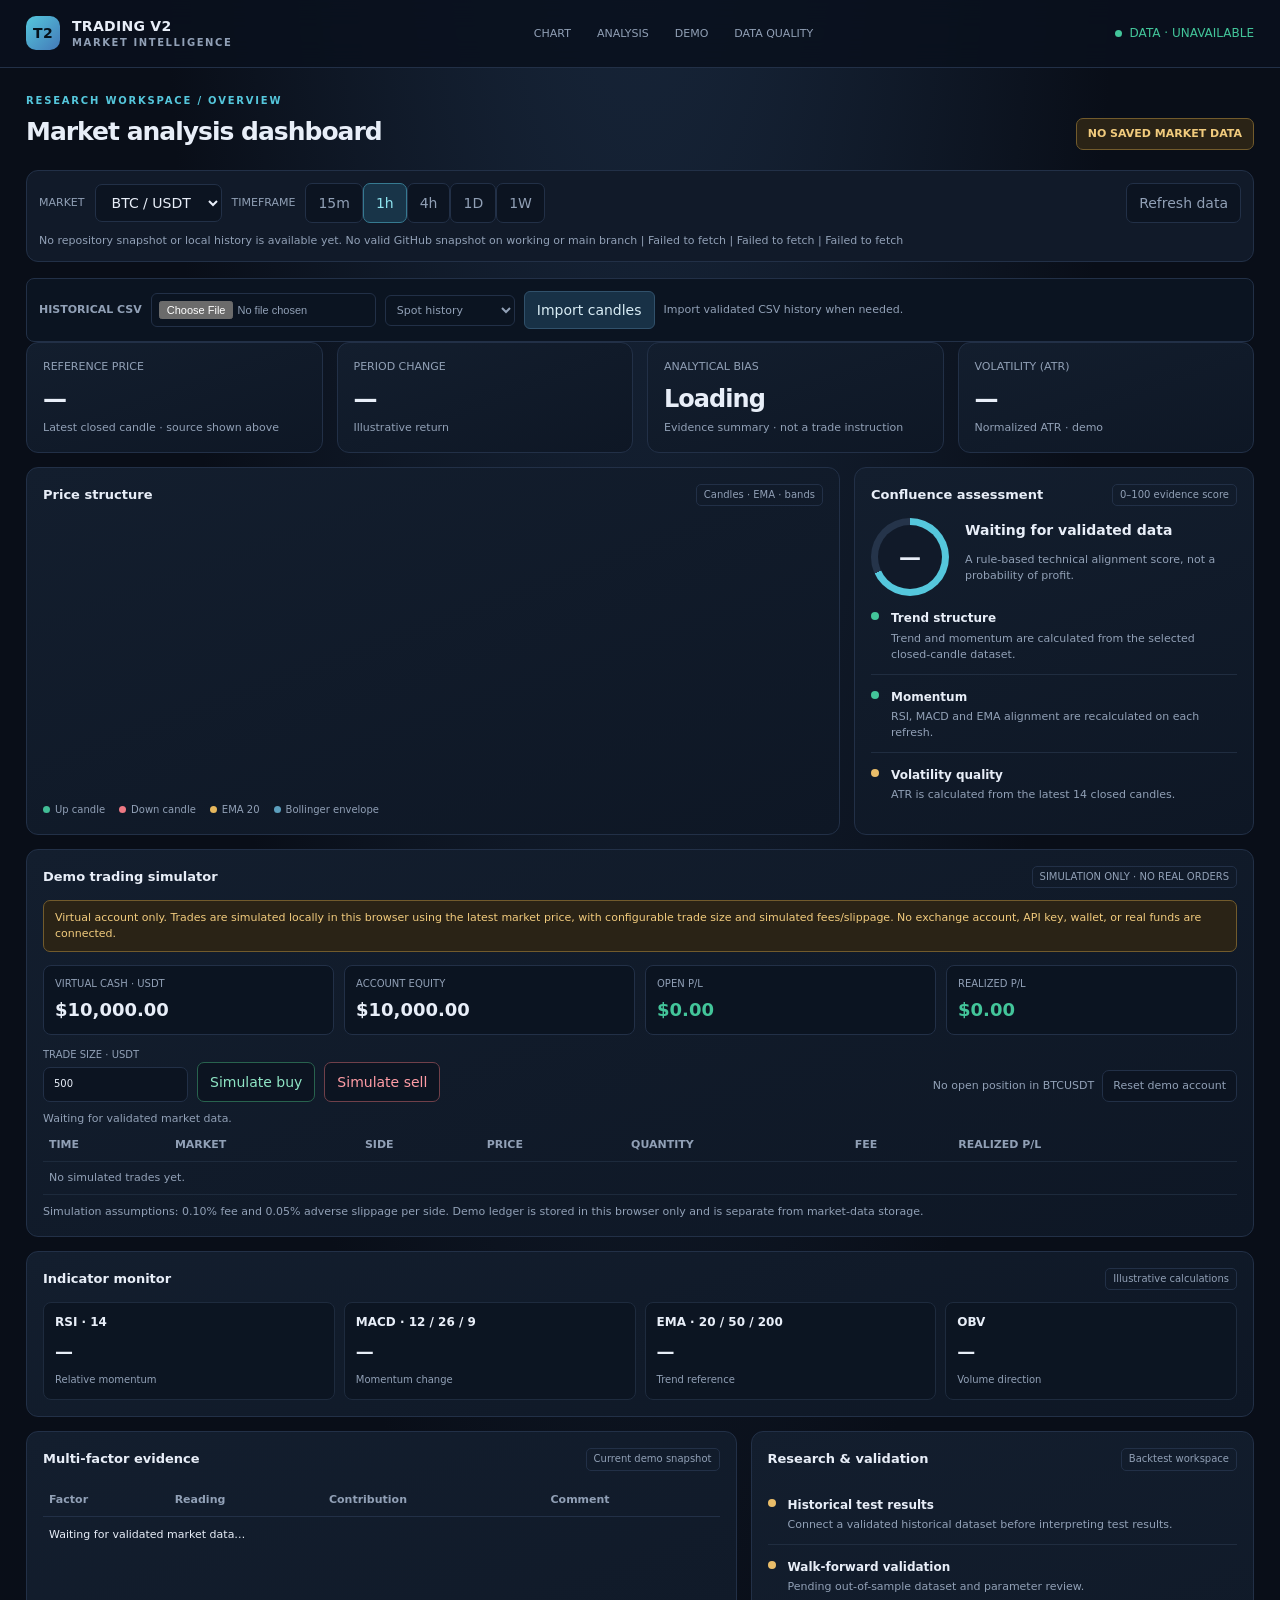
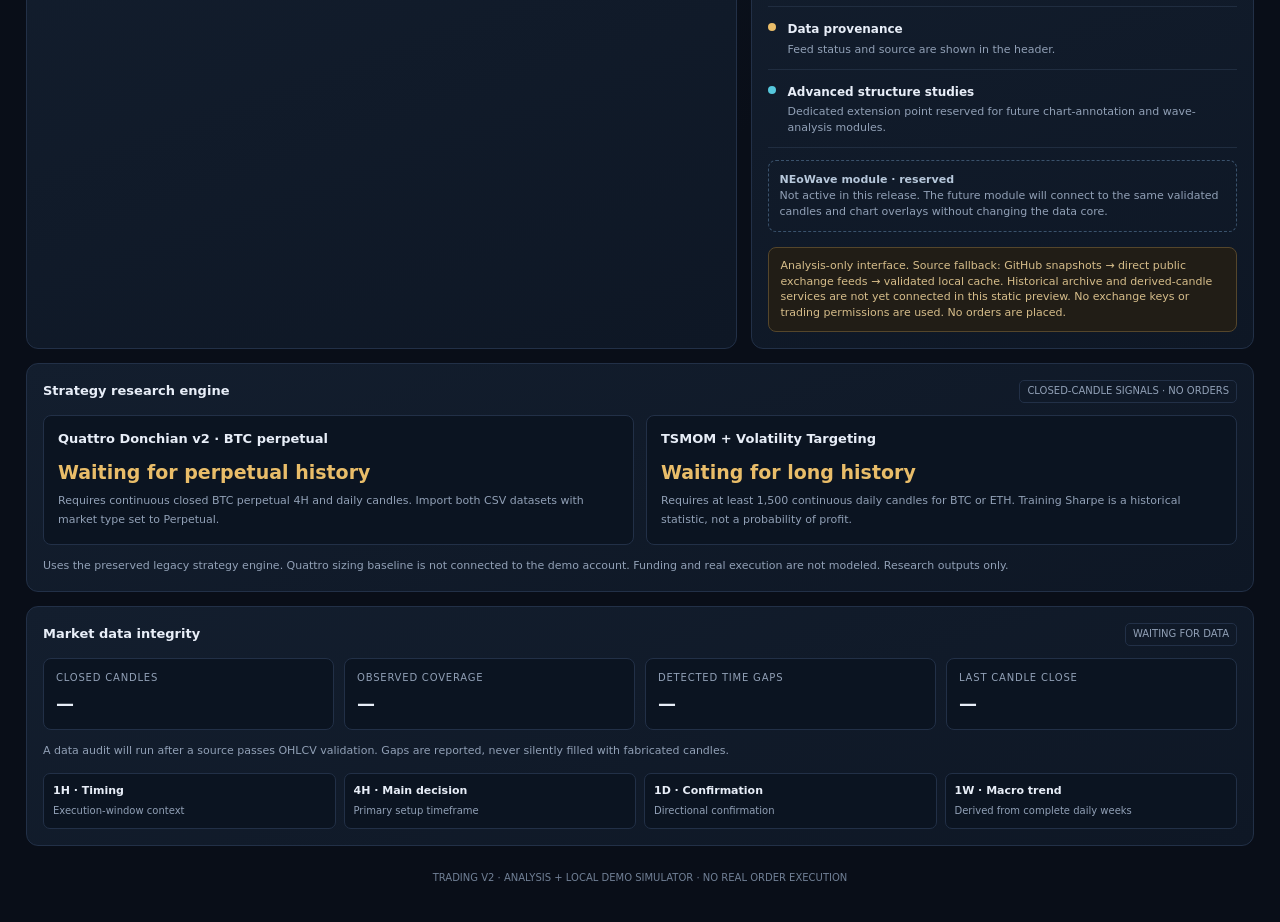
<file: index.html>
<!doctype html>
<!-- Market history remains visible during feed outages; freshness is reported separately. -->
<html lang="en">
<head>
<meta charset="utf-8"><meta name="viewport" content="width=device-width,initial-scale=1">
<title>Trading V2 — Market Intelligence</title>
<style>
:root{color-scheme:dark;--bg:#090e18;--panel:#111a29;--panel2:#0d1522;--line:#223047;--muted:#91a0b6;--text:#e8eef8;--cyan:#55c7dc;--green:#43c59a;--red:#f07883;--amber:#e9bd69}
*{box-sizing:border-box}body{margin:0;background:radial-gradient(ellipse at 50% -30%,#1b2c43 0,transparent 55%),var(--bg);color:var(--text);font:14px/1.45 Inter,ui-sans-serif,system-ui,-apple-system,Segoe UI,sans-serif}
header{height:68px;border-bottom:1px solid var(--line);display:flex;align-items:center;justify-content:space-between;padding:0 26px;background:#0a111ddd;position:sticky;top:0;z-index:5;backdrop-filter:blur(14px)}
.brand{display:flex;align-items:center;gap:12px;font-weight:750;letter-spacing:.02em}.logo{width:34px;height:34px;border-radius:10px;background:linear-gradient(135deg,#55c7dc,#4379b8);display:grid;place-items:center;color:#06121b;font-weight:900}.brand small{display:block;color:var(--muted);font-size:10px;font-weight:600;letter-spacing:.16em}
.status{color:var(--green);font-size:12px}.status:before{content:"";display:inline-block;width:7px;height:7px;border-radius:50%;background:var(--green);margin-right:8px}
main{max-width:1440px;margin:auto;padding:26px}.topline{display:flex;align-items:flex-end;justify-content:space-between;gap:18px;margin-bottom:20px}.eyebrow{color:var(--cyan);font-size:10px;letter-spacing:.18em;font-weight:750}.topline h1{font-size:25px;margin:5px 0 0;letter-spacing:-.04em}.demo{border:1px solid #725b2c;background:#2a2316;color:#f1cb7d;padding:7px 11px;border-radius:7px;font-size:11px;font-weight:700}
.toolbar{display:flex;align-items:center;gap:10px;flex-wrap:wrap;background:var(--panel);border:1px solid var(--line);border-radius:12px;padding:12px;margin-bottom:16px}
select,button{background:#0c1421;color:var(--text);border:1px solid var(--line);border-radius:7px;padding:9px 12px;font:inherit}button{cursor:pointer;color:var(--muted)}button.active{background:#183448;border-color:#367a91;color:#8ee4ef}button:hover{border-color:#4a7890}
.spacer{flex:1}.tiny{color:var(--muted);font-size:11px}
.grid{display:grid;grid-template-columns:repeat(12,minmax(0,1fr));gap:14px}.card{background:linear-gradient(160deg,#131e2e,#0e1725);border:1px solid var(--line);border-radius:12px;padding:16px;min-width:0}.span-3{grid-column:span 3}.span-4{grid-column:span 4}.span-5{grid-column:span 5}.span-7{grid-column:span 7}.span-8{grid-column:span 8}.span-12{grid-column:span 12}
.metric-label{font-size:11px;color:var(--muted)}.metric{font-size:24px;font-weight:720;letter-spacing:-.04em;margin:7px 0 3px}.positive{color:var(--green)}.negative{color:var(--red)}.neutral{color:var(--amber)}
.cardhead{display:flex;align-items:center;justify-content:space-between;margin-bottom:12px}.cardhead h2{font-size:13px;margin:0;font-weight:700}.tag{font-size:10px;color:var(--muted);border:1px solid var(--line);border-radius:5px;padding:3px 7px}
.chartwrap{height:280px;position:relative}.chartwrap svg{width:100%;height:100%;overflow:visible}.axis{fill:#77869b;font-size:10px}.gridline{stroke:#243247;stroke-width:1;stroke-dasharray:3 5}.candle-up{fill:#42bd96;stroke:#42bd96}.candle-down{fill:#ed7883;stroke:#ed7883}.ema{fill:none;stroke:#e6b75d;stroke-width:1.7}.boll{fill:none;stroke:#5c9fbd;stroke-width:1;stroke-dasharray:4 4;opacity:.7}
.legend{display:flex;gap:14px;flex-wrap:wrap;color:var(--muted);font-size:10px;margin-top:5px}.dot{display:inline-block;width:7px;height:7px;border-radius:50%;margin-right:5px}
.indicators{display:grid;grid-template-columns:repeat(4,minmax(0,1fr));gap:9px}.ind{background:#0c1522;border:1px solid #1e2b3e;border-radius:8px;padding:11px}.ind b{display:block;font-size:12px}.ind strong{display:block;font-size:18px;margin:7px 0 3px}.ind small{font-size:10px;color:var(--muted)}
.signal{display:flex;gap:12px;align-items:flex-start;padding:11px 0;border-bottom:1px solid #202d40}.signal:last-child{border:0}.signalmark{width:8px;height:8px;border-radius:50%;margin-top:5px;flex:none}.signal b{font-size:12px}.signal p{margin:3px 0 0;color:var(--muted);font-size:11px}
.score{display:flex;align-items:center;gap:16px}.ring{width:78px;height:78px;border-radius:50%;display:grid;place-items:center;background:conic-gradient(var(--cyan) 0 68%,#25344a 68% 100%);position:relative;flex:none}.ring:after{content:"";position:absolute;inset:7px;background:#111a29;border-radius:50%}.ring strong{z-index:1;font-size:22px}.table{width:100%;border-collapse:collapse;font-size:11px}.table th{text-align:left;color:var(--muted);font-weight:600;padding:9px 6px;border-bottom:1px solid var(--line)}.table td{padding:10px 6px;border-bottom:1px solid #1d2a3c}.table tr:last-child td{border:0}
.note{margin-top:15px;border:1px solid #55462b;background:#211d16;color:#d6bd8a;border-radius:8px;padding:10px 12px;font-size:11px}
footer{padding:25px 0 10px;text-align:center;color:#718096;font-size:10px}
@media(max-width:900px){.span-3,.span-4,.span-5,.span-7,.span-8{grid-column:span 6}.span-12{grid-column:span 12}.indicators{grid-template-columns:repeat(2,1fr)}}
@media(max-width:580px){header{padding:0 15px}main{padding:17px 13px}.topline{align-items:flex-start;flex-direction:column}.span-3,.span-4,.span-5,.span-7,.span-8,.span-12{grid-column:span 12}.chartwrap{height:230px}.status{font-size:0}.status:before{font-size:12px}}
.paper-grid{display:grid;grid-template-columns:repeat(4,minmax(0,1fr));gap:10px;margin-bottom:13px}.paper-stat{background:#0b1421;border:1px solid #223047;border-radius:8px;padding:11px}.paper-stat span{display:block;color:var(--muted);font-size:10px}.paper-stat strong{display:block;font-size:18px;margin-top:5px}.paper-controls{display:flex;gap:9px;align-items:end;flex-wrap:wrap}.paper-controls label{display:grid;gap:5px;color:var(--muted);font-size:10px}.paper-controls input{width:145px;background:#0c1421;color:var(--text);border:1px solid var(--line);border-radius:7px;padding:9px 10px;font:inherit}.paper-buy{color:#8ee4c4;border-color:#28634e}.paper-sell{color:#ff9ca5;border-color:#70404a}.paper-status{min-height:18px;margin-top:9px;color:var(--muted);font-size:11px}.paper-warning{margin-bottom:13px;border:1px solid #725b2c;background:#2a2316;color:#f1cb7d;padding:9px 11px;border-radius:7px;font-size:11px}.paper-table-wrap{overflow:auto}.paper-table{width:100%;border-collapse:collapse;font-size:11px}.paper-table th,.paper-table td{text-align:left;padding:8px 6px;border-bottom:1px solid #1d2a3c}.paper-table th{color:var(--muted);font-weight:600}.paper-table td{white-space:nowrap}.paper-actions{display:flex;gap:8px;align-items:center;flex-wrap:wrap}.paper-actions button{font-size:11px;padding:7px 10px}@media(max-width:700px){.paper-grid{grid-template-columns:repeat(2,minmax(0,1fr))}}
/* Research workspace refinements */
.navlinks{display:flex;gap:8px;align-items:center;flex-wrap:wrap}.navlinks a{color:var(--muted);text-decoration:none;font-size:11px;padding:6px 8px;border:1px solid transparent;border-radius:6px}.navlinks a:hover{color:var(--cyan);border-color:var(--line)}
.audit-grid{display:grid;grid-template-columns:repeat(4,minmax(0,1fr));gap:10px}.audit-item{background:#0b1421;border:1px solid #223047;border-radius:8px;padding:12px}.audit-item span{display:block;color:var(--muted);font-size:10px;text-transform:uppercase;letter-spacing:.08em}.audit-item strong{display:block;font-size:18px;margin-top:6px}.audit-detail{color:var(--muted);font-size:11px;margin-top:12px;line-height:1.7}.role-strip{display:grid;grid-template-columns:repeat(4,minmax(0,1fr));gap:8px;margin-top:12px}.role{border:1px solid var(--line);border-radius:7px;padding:9px;background:#0b1421}.role b{display:block;font-size:11px}.role small{color:var(--muted);font-size:10px}.future-slot{margin-top:12px;border:1px dashed #3a526c;border-radius:8px;padding:11px;color:var(--muted);font-size:11px}.future-slot b{color:#b7c8db}.tag-live{color:#8ee4c4;border-color:#28634e}.tag-warn{color:#f1cb7d;border-color:#725b2c}
@media(max-width:700px){.audit-grid,.role-strip{grid-template-columns:repeat(2,minmax(0,1fr))}.navlinks{display:none}}

.import-row{display:flex;gap:9px;align-items:center;flex-wrap:wrap;margin-top:12px;padding:12px;border:1px solid var(--line);border-radius:8px;background:#0b1421}.import-row input,.import-row select{max-width:230px;color:var(--muted);font-size:11px;background:#0b1421;border:1px solid var(--line);padding:7px;border-radius:6px}.import-row button{background:#183146;border:1px solid #31516b;color:#d9edf5;padding:8px 12px;border-radius:6px;cursor:pointer}.strategy-grid{display:grid;grid-template-columns:repeat(2,minmax(0,1fr));gap:12px}.strategy-box{background:#0b1421;border:1px solid var(--line);border-radius:8px;padding:14px}.strategy-box h3{font-size:13px;margin:0 0 10px}.strategy-value{font-size:19px;font-weight:750;margin:6px 0}.strategy-meta{color:var(--muted);font-size:11px;line-height:1.7}.strategy-wait{color:#e9bd69}.strategy-ok{color:#43c59a}@media(max-width:700px){.strategy-grid{grid-template-columns:1fr}}
</style></head>
<body>
<header><div class="brand"><div class="logo">T2</div><div>TRADING V2<small>MARKET INTELLIGENCE</small></div></div><div class="navlinks"><a href="#priceChart">CHART</a><a href="#evidence">ANALYSIS</a><a href="#paperTrading">DEMO</a><a href="#dataQuality">DATA QUALITY</a></div><div class="status" id="feedStatus">DATA SOURCE · CONNECTING</div></header>
<main>
<div class="topline"><div><div class="eyebrow">RESEARCH WORKSPACE / OVERVIEW</div><h1>Market analysis dashboard</h1></div><div class="demo" id="feedBadge">CONNECTING TO MARKET DATA</div></div>
<div class="toolbar"><label class="tiny" for="symbol">MARKET</label><select id="symbol"><option>BTC / USDT</option><option>ETH / USDT</option><option>SOL / USDT</option></select><span class="tiny">TIMEFRAME</span><div id="frames"><button data-tf="15m">15m</button><button data-tf="1h" class="active">1h</button><button data-tf="4h">4h</button><button data-tf="1d">1D</button><button data-tf="1w">1W</button></div><div class="spacer"></div><button id="refreshData" type="button">Refresh data</button><span class="tiny" id="updatedAt">Waiting for a validated feed…</span></div><div class="import-row"><b class="tiny">HISTORICAL CSV</b><input id="csvImportFile" type="file" accept=".csv,text/csv"><select id="csvMarketType"><option value="spot">Spot history</option><option value="perpetual">Perpetual history</option></select><button id="csvImportButton" type="button">Import candles</button><span class="tiny" id="csvImportStatus">Import validated CSV history when needed.</span></div>
<div class="grid">
<section class="card span-3"><div class="metric-label">REFERENCE PRICE</div><div class="metric" id="price">—</div><div class="tiny">Latest closed candle · source shown above</div></section>
<section class="card span-3"><div class="metric-label">PERIOD CHANGE</div><div class="metric" id="change">—</div><div class="tiny">Illustrative return</div></section>
<section class="card span-3"><div class="metric-label">ANALYTICAL BIAS</div><div class="metric" id="bias">Loading</div><div class="tiny">Evidence summary · not a trade instruction</div></section>
<section class="card span-3"><div class="metric-label">VOLATILITY (ATR)</div><div class="metric" id="atr">—</div><div class="tiny">Normalized ATR · demo</div></section>
<section class="card span-8"><div class="cardhead"><h2>Price structure</h2><span class="tag">Candles · EMA · bands</span></div><div class="chartwrap"><svg id="priceChart" viewBox="0 0 760 280" role="img" aria-label="Illustrative candlestick chart"></svg></div><div class="legend"><span><i class="dot" style="background:#42bd96"></i>Up candle</span><span><i class="dot" style="background:#ed7883"></i>Down candle</span><span><i class="dot" style="background:#e6b75d"></i>EMA 20</span><span><i class="dot" style="background:#5c9fbd"></i>Bollinger envelope</span></div></section>
<section class="card span-4" id="evidence"><div class="cardhead"><h2>Confluence assessment</h2><span class="tag">0–100 evidence score</span></div><div class="score"><div class="ring"><strong id="score">—</strong></div><div><b id="scoreLabel">Waiting for validated data</b><p class="tiny">A rule-based technical alignment score, not a probability of profit.</p></div></div><div class="signal"><i class="signalmark" style="background:var(--green)"></i><div><b>Trend structure</b><p>Trend and momentum are calculated from the selected closed-candle dataset.</p></div></div><div class="signal"><i class="signalmark" style="background:var(--green)"></i><div><b>Momentum</b><p>RSI, MACD and EMA alignment are recalculated on each refresh.</p></div></div><div class="signal"><i class="signalmark" style="background:var(--amber)"></i><div><b>Volatility quality</b><p>ATR is calculated from the latest 14 closed candles.</p></div></div></section>
<section class="card span-12" id="paperTrading">
<div class="cardhead"><h2>Demo trading simulator</h2><span class="tag">SIMULATION ONLY · NO REAL ORDERS</span></div>
<div class="paper-warning">Virtual account only. Trades are simulated locally in this browser using the latest market price, with configurable trade size and simulated fees/slippage. No exchange account, API key, wallet, or real funds are connected.</div>
<div class="paper-grid">
 <div class="paper-stat"><span>VIRTUAL CASH · USDT</span><strong id="paperCash">$10,000.00</strong></div>
 <div class="paper-stat"><span>ACCOUNT EQUITY</span><strong id="paperEquity">$10,000.00</strong></div>
 <div class="paper-stat"><span>OPEN P/L</span><strong id="paperOpenPnl">$0.00</strong></div>
 <div class="paper-stat"><span>REALIZED P/L</span><strong id="paperRealized">$0.00</strong></div>
</div>
<div class="paper-controls">
 <label>TRADE SIZE · USDT<input id="paperSize" type="number" min="10" step="10" value="500"></label>
 <button id="paperBuy" class="paper-buy" type="button" disabled>Simulate buy</button>
 <button id="paperSell" class="paper-sell" type="button" disabled>Simulate sell</button>
 <div class="spacer"></div><div class="paper-actions"><span class="tiny" id="paperPosition">No open position</span><button id="paperReset" type="button">Reset demo account</button></div>
</div>
<div class="paper-status" id="paperStatus">Waiting for validated market data.</div>
<div class="paper-table-wrap"><table class="paper-table"><thead><tr><th>TIME</th><th>MARKET</th><th>SIDE</th><th>PRICE</th><th>QUANTITY</th><th>FEE</th><th>REALIZED P/L</th></tr></thead><tbody id="paperHistory"><tr><td colspan="7" class="tiny">No simulated trades yet.</td></tr></tbody></table></div>
<div class="tiny" style="margin-top:9px">Simulation assumptions: 0.10% fee and 0.05% adverse slippage per side. Demo ledger is stored in this browser only and is separate from market-data storage.</div>
</section><section class="card span-12"><div class="cardhead"><h2>Indicator monitor</h2><span class="tag">Illustrative calculations</span></div><div class="indicators"><div class="ind"><b>RSI · 14</b><strong id="rsi">—</strong><small>Relative momentum</small></div><div class="ind"><b>MACD · 12 / 26 / 9</b><strong id="macd">—</strong><small>Momentum change</small></div><div class="ind"><b>EMA · 20 / 50 / 200</b><strong id="ema">—</strong><small>Trend reference</small></div><div class="ind"><b>OBV</b><strong id="obv">—</strong><small>Volume direction</small></div></div></section>
<section class="card span-7"><div class="cardhead"><h2>Multi-factor evidence</h2><span class="tag">Current demo snapshot</span></div><table class="table"><thead><tr><th>Factor</th><th>Reading</th><th>Contribution</th><th>Comment</th></tr></thead><tbody id="factorRows"><tr><td colspan="4">Waiting for validated market data…</td></tr></tbody></table></section>
<section class="card span-5"><div class="cardhead"><h2>Research & validation</h2><span class="tag">Backtest workspace</span></div><div class="signal"><i class="signalmark" style="background:var(--amber)"></i><div><b>Historical test results</b><p>Connect a validated historical dataset before interpreting test results.</p></div></div><div class="signal"><i class="signalmark" style="background:var(--amber)"></i><div><b>Walk-forward validation</b><p>Pending out-of-sample dataset and parameter review.</p></div></div><div class="signal"><i class="signalmark" style="background:var(--amber)"></i><div><b>Data provenance</b><p>Feed status and source are shown in the header.</p></div></div><div class="signal"><i class="signalmark" style="background:var(--cyan)"></i><div><b>Advanced structure studies</b><p>Dedicated extension point reserved for future chart-annotation and wave-analysis modules.</p></div></div><div class="future-slot"><b>NEoWave module · reserved</b><br>Not active in this release. The future module will connect to the same validated candles and chart overlays without changing the data core.</div><div class="note">Analysis-only interface. Source fallback: GitHub snapshots → direct public exchange feeds → validated local cache. Historical archive and derived-candle services are not yet connected in this static preview. No exchange keys or trading permissions are used. No orders are placed.</div></section>
<section class="card span-12" id="strategyLab"><div class="cardhead"><h2>Strategy research engine</h2><span class="tag">CLOSED-CANDLE SIGNALS · NO ORDERS</span></div><div class="strategy-grid"><div class="strategy-box"><h3>Quattro Donchian v2 · BTC perpetual</h3><div class="strategy-value strategy-wait" id="quattroStatus">Waiting for perpetual history</div><div class="strategy-meta" id="quattroDetails">Requires continuous closed BTC perpetual 4H and daily candles. Import both CSV datasets with market type set to Perpetual.</div></div><div class="strategy-box"><h3>TSMOM + Volatility Targeting</h3><div class="strategy-value strategy-wait" id="momentumStatus">Waiting for long history</div><div class="strategy-meta" id="momentumDetails">Requires at least 1,500 continuous daily candles for BTC or ETH. Training Sharpe is a historical statistic, not a probability of profit.</div></div></div><div class="audit-detail">Uses the preserved legacy strategy engine. Quattro sizing baseline is not connected to the demo account. Funding and real execution are not modeled. Research outputs only.</div></section><section class="card span-12" id="dataQuality"><div class="cardhead"><h2>Market data integrity</h2><span class="tag" id="qualityBadge">WAITING FOR DATA</span></div><div class="audit-grid"><div class="audit-item"><span>Closed candles</span><strong id="qualityBars">—</strong></div><div class="audit-item"><span>Observed coverage</span><strong id="qualityCoverage">—</strong></div><div class="audit-item"><span>Detected time gaps</span><strong id="qualityGaps">—</strong></div><div class="audit-item"><span>Last candle close</span><strong id="qualityClose">—</strong></div></div><div class="audit-detail" id="qualityDetail">A data audit will run after a source passes OHLCV validation. Gaps are reported, never silently filled with fabricated candles.</div><div class="role-strip"><div class="role"><b>1H · Timing</b><small>Execution-window context</small></div><div class="role"><b>4H · Main decision</b><small>Primary setup timeframe</small></div><div class="role"><b>1D · Confirmation</b><small>Directional confirmation</small></div><div class="role"><b>1W · Macro trend</b><small>Derived from complete daily weeks</small></div></div></section></div><footer>TRADING V2 · ANALYSIS + LOCAL DEMO SIMULATOR · NO REAL ORDER EXECUTION</footer>
</main>
<script>
const $=id=>document.getElementById(id);
let tf='1h',sym='BTC / USDT',currentCandles=[],staleGithubSnapshot=null,currentDataSymbol=null,dataReady=false;
const SYMBOLS={'BTC / USDT':'BTCUSDT','ETH / USDT':'ETHUSDT','SOL / USDT':'SOLUSDT'};
const BINANCE_INTERVAL={'15m':'15m','1h':'1h','4h':'4h','1d':'1d'};
const BYBIT_INTERVAL={'15m':'15','1h':'60','4h':'240','1d':'D'};
const CACHE_PREFIX='trading-v2-market-v1:';
function validCandles(rows){
 if(!Array.isArray(rows)||rows.length<30)return false;
 let previous=-1;
 return rows.every(c=>{const o=Number(c.open),h=Number(c.high),l=Number(c.low),cl=Number(c.close),v=Number(c.volume),t=Number(c.open_time),ct=Number(c.close_time);
  const ok=[o,h,l,cl,v,t].every(Number.isFinite)&&(!Number.isFinite(ct)||ct>=t)&&o>0&&h>0&&l>0&&cl>0&&v>=0&&l<=Math.min(o,cl)&&h>=Math.max(o,cl)&&l<=h&&t>previous;
  previous=t;return ok;});
}
function weeklyFromDaily(rows){
 const DAY=86400000,WEEK=7*DAY,groups=new Map();
 for(const c of rows){const day=Math.floor(c.open_time/DAY)*DAY,dow=new Date(day).getUTCDay(),monday=day-((dow+6)%7)*DAY; if(!groups.has(monday))groups.set(monday,[]);groups.get(monday).push(c);}
 const now=Date.now(),weekly=[];
 for(const [start,bars] of [...groups.entries()].sort((a,b)=>a[0]-b[0])){
  bars.sort((a,b)=>a.open_time-b.open_time);
  if(start+WEEK>now||bars.length!==7)continue;
  if(bars.some((c,i)=>c.open_time!==start+i*DAY||c.close_time< c.open_time))continue;
  weekly.push({open_time:start,open:bars[0].open,high:Math.max(...bars.map(c=>c.high)),low:Math.min(...bars.map(c=>c.low)),close:bars[6].close,volume:bars.reduce((n,c)=>n+c.volume,0),close_time:start+WEEK-1});
 }
 return weekly;
}
function auditCandles(rows,interval){
 const durations={'15m':900000,'1h':3600000,'4h':14400000,'1d':86400000,'1w':604800000},duration=durations[interval]||0;
 let gaps=0,missing=0;for(let i=1;i<rows.length;i++){const delta=rows[i].open_time-rows[i-1].open_time;if(duration&&delta>duration){gaps++;missing+=Math.max(0,Math.round(delta/duration)-1);}}
 const days=rows.length?Math.max(0,(rows.at(-1).close_time-rows[0].open_time)/86400000):0;
 return {gaps,missing,days,first:rows[0]?.open_time,last:rows.at(-1)?.close_time};
}
function updateDataAudit(rows,source){
 const a=auditCandles(rows,tf);$('qualityBars').textContent=rows.length.toLocaleString();$('qualityCoverage').textContent=a.days.toFixed(1)+' days';$('qualityGaps').textContent=a.gaps+' / '+a.missing+' missing';$('qualityClose').textContent=a.last?new Date(a.last).toLocaleString():'—';
 const stale=/stale|cache|offline/i.test(source);$('qualityBadge').textContent=stale?'VALIDATED · STALE':'VALIDATED';$('qualityBadge').className='tag '+(stale?'tag-warn':'tag-live');
 $('qualityDetail').textContent='Source: '+source+'. Range: '+(a.first?new Date(a.first).toLocaleString():'—')+' to '+(a.last?new Date(a.last).toLocaleString():'—')+'. '+(a.gaps?('Detected '+a.gaps+' interval gaps ('+a.missing+' expected bars missing); no synthetic bars were inserted.'):'No interval gaps detected in the displayed range.')+' Duplicate/out-of-order timestamps and invalid OHLC relationships are rejected.';
}
function normalizeBinance(rows){
 return rows.filter(r=>Number(r[6])<Date.now()).map(r=>({open_time:Number(r[0]),open:Number(r[1]),high:Number(r[2]),low:Number(r[3]),close:Number(r[4]),volume:Number(r[5]),close_time:Number(r[6])}));
}
function normalizeBybit(rows){
 const duration={'15m':900000,'1h':3600000,'4h':14400000,'1d':86400000}[tf];
 return rows.map(r=>({open_time:Number(r[0]),open:Number(r[1]),high:Number(r[2]),low:Number(r[3]),close:Number(r[4]),volume:Number(r[5]),close_time:Number(r[0])+duration-1})).filter(c=>c.close_time<Date.now()).sort((a,b)=>a.open_time-b.open_time);
}
async function fetchJson(url,timeoutMs=9000){
 const controller=new AbortController(),timer=setTimeout(()=>controller.abort(),timeoutMs);
 try{const response=await fetch(url,{cache:'no-store',signal:controller.signal});if(!response.ok)throw new Error('HTTP '+response.status);return await response.json();}
 finally{clearTimeout(timer);}
}
async function githubSource(){
 const symbol=SYMBOLS[sym];
 if(tf==='1w'){
  const refs=['work/dashboard-research-upgrade','work/rust-risk-core','main'];
  const results=await Promise.allSettled(refs.map(async ref=>{
   const payload=await fetchJson('https://raw.githubusercontent.com/ebehinkaranzp-code/tradingv2/'+ref+'/data/market/'+symbol+'_1d.json');
   if(payload.schema_version!==1||payload.symbol!==symbol||payload.interval!=='1d'||!validCandles(payload.candles)||!Number.isFinite(Date.parse(payload.fetched_at)))throw new Error('Invalid daily snapshot on '+ref);
   const candles=weeklyFromDaily(payload.candles);if(!validCandles(candles))throw new Error('Insufficient complete daily weeks to derive 1W');
   return {candles,source:'Derived 1W from closed daily snapshot ('+ref+')',time:payload.fetched_at};
  }));
  const valid=results.filter(r=>r.status==='fulfilled').map(r=>r.value).sort((a,b)=>Date.parse(b.time)-Date.parse(a.time));
  if(!valid.length)throw new Error('No valid daily snapshot for weekly derivation');return valid[0];
 }
 const path='data/market/'+symbol+'_'+tf+'.json',refs=['work/dashboard-research-upgrade','work/rust-risk-core','main'];
 const results=await Promise.allSettled(refs.map(async ref=>{
  const payload=await fetchJson('https://raw.githubusercontent.com/ebehinkaranzp-code/tradingv2/'+ref+'/'+path);
  if(payload.schema_version!==1||payload.symbol!==symbol||payload.interval!==tf||!validCandles(payload.candles)||!Number.isFinite(Date.parse(payload.fetched_at)))throw new Error('Invalid GitHub snapshot on '+ref);
  return {candles:payload.candles,source:'GitHub snapshot ('+ref+')',time:payload.fetched_at};
 }));
 const valid=results.filter(r=>r.status==='fulfilled').map(r=>r.value).sort((a,b)=>Date.parse(b.time)-Date.parse(a.time));
 if(!valid.length)throw new Error('No valid GitHub snapshot on working or main branch');
 const latest=valid[0],stale=Date.now()-Date.parse(latest.time)>8*60*1000;
 return stale?{...latest,source:'GitHub snapshot (stale)'}:latest;
}
async function binanceSource(){
 const symbol=SYMBOLS[sym],url='https://api.binance.com/api/v3/klines?symbol='+symbol+'&interval='+BINANCE_INTERVAL[tf]+'&limit=250';
 const rows=normalizeBinance(await fetchJson(url));
 if(!validCandles(rows))throw new Error('Binance returned insufficient or invalid candles');
 return {candles:rows,source:'Binance direct fallback',time:new Date().toISOString()};
}
async function bybitSource(){
 const symbol=SYMBOLS[sym],url='https://api.bybit.com/v5/market/kline?category=spot&symbol='+symbol+'&interval='+BYBIT_INTERVAL[tf]+'&limit=250';
 const payload=await fetchJson(url),rows=normalizeBybit(payload?.result?.list||[]);
 if(payload?.retCode!==0||!validCandles(rows))throw new Error('Bybit returned insufficient or invalid candles');
 return {candles:rows,source:'Bybit direct fallback',time:new Date().toISOString()};
}
async function krakenSource(){
 const symbol=SYMBOLS[sym],pair=symbol.startsWith('BTC')?'XBT'+symbol.slice(3):symbol,interval={'15m':15,'1h':60,'4h':240,'1d':1440}[tf],duration={'15m':900000,'1h':3600000,'4h':14400000,'1d':86400000}[tf];
 const payload=await fetchJson('https://api.kraken.com/0/public/OHLC?pair='+pair+'&interval='+interval),key=Object.keys(payload.result||{}).find(k=>k!=='last');
 if((payload.error||[]).length||!key)throw new Error('Kraken returned no OHLC data');
 const rows=(payload.result[key]||[]).map(r=>({open_time:Number(r[0])*1000,open:Number(r[1]),high:Number(r[2]),low:Number(r[3]),close:Number(r[4]),volume:Number(r[6]),close_time:Number(r[0])*1000+duration-1})).filter(c=>c.close_time<Date.now()).sort((a,b)=>a.open_time-b.open_time);
 if(!validCandles(rows))throw new Error('Kraken returned insufficient or invalid candles');
 return {candles:rows,source:'Kraken direct fallback',time:new Date().toISOString()};
}

const HISTORY_DB='trading-v2-market-history-v1',HISTORY_STORE='candles',HISTORY_LIMIT=10000;
function openHistoryDb(){return new Promise((resolve,reject)=>{if(!('indexedDB' in window))return reject(new Error('IndexedDB unavailable'));const req=indexedDB.open(HISTORY_DB,1);req.onupgradeneeded=()=>{const db=req.result;if(!db.objectStoreNames.contains(HISTORY_STORE))db.createObjectStore(HISTORY_STORE,{keyPath:'key'});};req.onsuccess=()=>resolve(req.result);req.onerror=()=>reject(req.error||new Error('IndexedDB open failed'));});}
async function readHistory(symbol,timeframe,marketType='spot'){let db;try{db=await openHistoryDb();return await new Promise((resolve,reject)=>{const tx=db.transaction(HISTORY_STORE,'readonly'),store=tx.objectStore(HISTORY_STORE),req=store.get(symbol+':'+timeframe+':'+marketType);req.onsuccess=()=>{if(req.result)return resolve(req.result);if(marketType!=='spot')return resolve(null);const legacy=store.get(symbol+':'+timeframe);legacy.onsuccess=()=>resolve(legacy.result||null);legacy.onerror=()=>reject(legacy.error);};req.onerror=()=>reject(req.error);});}catch{return null;}finally{db?.close();}}
async function writeHistory(symbol,timeframe,candles,source,marketType='spot'){let db;try{db=await openHistoryDb();await new Promise((resolve,reject)=>{const tx=db.transaction(HISTORY_STORE,'readwrite');tx.objectStore(HISTORY_STORE).put({key:symbol+':'+timeframe+':'+marketType,symbol,timeframe,market_type:marketType,source,updated_at:new Date().toISOString(),candles:candles.slice(-HISTORY_LIMIT)});tx.oncomplete=resolve;tx.onerror=()=>reject(tx.error);tx.onabort=()=>reject(tx.error||new Error('History write aborted'));});}finally{db?.close();}}
function mergeHistoryFirst(history,incoming){const byTime=new Map();for(const c of history||[])byTime.set(Number(c.open_time),c);for(const c of incoming||[])if(!byTime.has(Number(c.open_time)))byTime.set(Number(c.open_time),c);return [...byTime.values()].sort((a,b)=>a.open_time-b.open_time).slice(-HISTORY_LIMIT);}

function parseCsvRows(input){
 const first=input.split(/\r?\n/,1)[0],delimiters=[',',';','\t'];
 const delimiter=delimiters.sort((a,b)=>first.split(b).length-first.split(a).length)[0];
 const rows=[];let row=[],cell='',quoted=false;
 for(let i=0;i<input.length;i++){const ch=input[i];if(quoted){if(ch==='"'&&input[i+1]==='"'){cell+='"';i++;}else if(ch==='"')quoted=false;else cell+=ch;}else if(ch==='"')quoted=true;else if(ch===delimiter){row.push(cell);cell='';}else if(ch==='\n'){row.push(cell.replace(/\r$/,''));if(row.some(v=>v.trim()))rows.push(row);row=[];cell='';}else cell+=ch;}
 if(quoted)throw new Error('Unclosed quoted CSV field');if(cell.length||row.length){row.push(cell.replace(/\r$/,''));if(row.some(v=>v.trim()))rows.push(row);}return rows;
}
function csvTime(v){const s=String(v||'').trim();if(!s)throw new Error('Missing timestamp');if(/^\d+(\.\d+)?$/.test(s)){const n=Number(s);return Math.round(n<1e11?n*1000:n);}const n=Date.parse(s);if(!Number.isFinite(n))throw new Error('Invalid timestamp: '+s);return n;}
async function importCsvHistory(){
 const file=$('csvImportFile').files&&$('csvImportFile').files[0];if(!file){$('csvImportStatus').textContent='Choose a CSV file first.';return;}
 const symbol=SYMBOLS[sym],timeframe=tf,marketType=$('csvMarketType').value,duration={'15m':900000,'1h':3600000,'4h':14400000,'1d':86400000}[timeframe];
 if(!duration){$('csvImportStatus').textContent='Select 15m, 1h, 4h or 1D. 1W is derived from daily data.';return;}
 $('csvImportStatus').textContent='Validating '+file.name+'…';
 try{
  const rows=parseCsvRows((await file.text()).replace(/^\uFEFF/,''));if(rows.length<31)throw new Error('Need a header and at least 30 candle rows.');
  const headers=rows[0].map(v=>v.trim().toLowerCase().replace(/[\s-]+/g,'_'));
  const ix=names=>headers.findIndex(v=>names.includes(v));
  const ti=ix(['open_time','timestamp','time','date','datetime','ts','start_time']),oi=ix(['open']),hi=ix(['high']),li=ix(['low']),ci=ix(['close']),vi=ix(['volume','vol']),cti=ix(['close_time','end_time']);
  if([ti,oi,hi,li,ci].some(v=>v<0))throw new Error('Required CSV headers: timestamp, open, high, low, close; volume optional.');
  const bars=rows.slice(1).map(r=>{const t=csvTime(r[ti]);return {open_time:t,close_time:cti>=0&&r[cti]?csvTime(r[cti]):t+duration-1,open:Number(r[oi]),high:Number(r[hi]),low:Number(r[li]),close:Number(r[ci]),volume:vi<0?0:Number(r[vi]||0)};});
  bars.sort((a,b)=>a.open_time-b.open_time);
  for(let i=1;i<bars.length;i++)if(bars[i].open_time===bars[i-1].open_time)throw new Error('Duplicate candle timestamp detected.');
  const closed=bars.filter(c=>c.close_time<Date.now());if(!validCandles(closed))throw new Error('OHLCV validation failed or fewer than 30 closed candles remain.');
  const old=await readHistory(symbol,timeframe,marketType),map=new Map();
  for(const c of closed)map.set(Number(c.open_time),c);
  for(const c of old&&old.candles||[])if(!map.has(Number(c.open_time)))map.set(Number(c.open_time),c);
  const merged=Array.from(map.values()).sort((a,b)=>a.open_time-b.open_time).slice(-HISTORY_LIMIT);
  await writeHistory(symbol,timeframe,merged,'User CSV import: '+file.name,marketType);
  if(marketType==='spot'){
   try{localStorage.setItem(CACHE_PREFIX+symbol+':'+timeframe,JSON.stringify({candles:merged,source:'User CSV import: '+file.name,time:new Date().toISOString()}));}catch(e){}
   if(symbol===SYMBOLS[sym]&&timeframe===tf)applyData({candles:merged,source:'User CSV import: '+file.name,time:new Date().toISOString()});
  }
  $('csvImportStatus').textContent='Imported '+closed.length+' closed candles for '+symbol+' '+timeframe+' ('+marketType+'); '+(bars.length-closed.length)+' unfinished candles excluded. Archive total: '+merged.length+'.';
  await renderStrategySuite();
 }catch(e){$('csvImportStatus').textContent='Import rejected: '+e.message;}
}
function isContinuousClosed(rows,interval){
 const d={'15m':900000,'1h':3600000,'4h':14400000,'1d':86400000}[interval];if(!Array.isArray(rows)||rows.length<2||!d)return false;
 for(let i=0;i<rows.length;i++){if(rows[i].close_time>=Date.now())return false;if(i&&rows[i].open_time-rows[i-1].open_time!==d)return false;}return true;
}
async function renderStrategySuite(){
 const q=$('quattroStatus'),qd=$('quattroDetails'),m=$('momentumStatus'),md=$('momentumDetails');if(!q||!m)return;
 try{
  const pair=await Promise.all([readHistory('BTCUSDT','4h','perpetual'),readHistory('BTCUSDT','1d','perpetual')]),four=pair[0]&&pair[0].candles||[],daily=pair[1]&&pair[1].candles||[];
  if(four.length>=40&&daily.length>=220&&isContinuousClosed(four,'4h')&&isContinuousClosed(daily,'1d')){
   const result=window.TDStrategyEngine.computeQuattro(four.map(c=>({time:c.open_time,open:c.open,high:c.high,low:c.low,close:c.close,volume:c.volume})),daily.map(c=>({time:c.open_time,open:c.open,high:c.high,low:c.low,close:c.close,volume:c.volume})));
   q.className='strategy-value strategy-ok';q.textContent=result.status+(result.action?' · '+result.action.action:'');
   qd.textContent='4H candles: '+result.bars+'. Latest close: '+Number(result.price).toLocaleString()+' USDT. '+(result.averageEntry?'Average entry: '+result.averageEntry.toFixed(2)+'. ':'')+(result.stop?'Shared stop: '+result.stop.toFixed(2)+'. ':'')+(result.action?'Latest event: '+result.action.action+' at '+Number(result.action.price).toFixed(2)+'. ':'No new event on latest closed candle.')+' Perpetual archive.';
  }else{q.className='strategy-value strategy-wait';q.textContent='Perpetual history required';qd.textContent='Available: '+four.length+' 4H and '+daily.length+' daily candles. Need ≥40 and ≥220 continuous, closed candles. Import BTC 4H and 1D CSV files with market type set to Perpetual.';}
 }catch(e){q.className='strategy-value strategy-wait';q.textContent='Not calculated';qd.textContent=e.message;}
 const outcomes=[];
 for(const asset of ['BTC','ETH']){
  const h=await readHistory(asset+'USDT','1d','spot'),bars=h&&h.candles||[];
  if(bars.length>=1500&&isContinuousClosed(bars,'1d')){
   try{const r=window.TDStrategyEngine.computeMomentum(bars.map(c=>({time:c.open_time,open:c.open,high:c.high,low:c.low,close:c.close,volume:c.volume})),asset);outcomes.push(asset+': '+r.status+', exposure '+(r.exposure*100).toFixed(1)+'%, lookback '+r.lookback+'d, training Sharpe '+r.trainingSharpe.toFixed(2)+'.');}
   catch(e){outcomes.push(asset+': '+e.message);}
  }else outcomes.push(asset+': '+bars.length+' daily candles; needs ≥1,500 continuous closed candles.');
 }
 m.className='strategy-value strategy-wait';m.textContent='Long history required';md.textContent=outcomes.join(' ');
}

function cachedSource(){
 try{const raw=localStorage.getItem(CACHE_PREFIX+SYMBOLS[sym]+':'+tf);if(!raw)return null;const p=JSON.parse(raw);return validCandles(p.candles)?{...p,source:'Local cache (offline)'}:null;}catch{return null;}
}
function ema(values,period){let out=[],k=2/(period+1);values.forEach((v,i)=>out.push(i? v*k+out[i-1]*(1-k):v));return out;}
function rsi(values,period=14){if(values.length<=period)return 50;let gain=0,loss=0;for(let i=1;i<=period;i++){let d=values[i]-values[i-1];gain+=Math.max(0,d);loss+=Math.max(0,-d);}let ag=gain/period,al=loss/period;for(let i=period+1;i<values.length;i++){let d=values[i]-values[i-1];ag=(ag*(period-1)+Math.max(0,d))/period;al=(al*(period-1)+Math.max(0,-d))/period;}return al===0?100:100-100/(1+ag/al);}
function renderChart(candles){
 const svg=$('priceChart'),W=760,H=280,L=48,R=12,T=12,B=26,lo=Math.min(...candles.map(c=>c.low)),hi=Math.max(...candles.map(c=>c.high)),pad=(hi-lo)*.06||1;const min=lo-pad,max=hi+pad;
 const x=i=>L+i*(W-L-R)/(candles.length-1),y=p=>T+(max-p)*(H-T-B)/(max-min);let out='';
 for(let j=0;j<5;j++){let yy=T+j*(H-T-B)/4;out+='<line class="gridline" x1="'+L+'" x2="'+(W-R)+'" y1="'+yy+'" y2="'+yy+'"/><text class="axis" x="2" y="'+(yy+4)+'">'+(max-(max-min)*j/4).toFixed(2)+'</text>';}
 const closes=candles.map(c=>c.close),line=arr=>arr.map((v,i)=>(i?'L':'M')+x(i).toFixed(1)+','+y(v).toFixed(1)).join(' ');
 const fast=ema(closes,20),slow=ema(closes,50);
 const upper=[],lower=[];closes.forEach((v,i)=>{const w=closes.slice(Math.max(0,i-19),i+1),mean=w.reduce((a,b)=>a+b,0)/w.length,sd=Math.sqrt(w.reduce((a,b)=>a+(b-mean)*(b-mean),0)/w.length);upper.push(mean+2*sd);lower.push(mean-2*sd);});
 out+='<path class="boll" d="'+line(upper)+'"/><path class="boll" d="'+line(lower)+'"/>';
 candles.forEach((c,i)=>{const xx=x(i),up=c.close>=c.open,top=y(Math.max(c.open,c.close)),bot=y(Math.min(c.open,c.close));out+='<line class="'+(up?'candle-up':'candle-down')+'" x1="'+xx+'" x2="'+xx+'" y1="'+y(c.high)+'" y2="'+y(c.low)+'" stroke-width="1.2"/><rect class="'+(up?'candle-up':'candle-down')+'" x="'+(xx-3.1)+'" y="'+top+'" width="6.2" height="'+Math.max(1.5,bot-top)+'" rx="1"/>';});
 out+='<path class="ema" d="'+line(fast)+'"/><text class="axis" x="'+L+'" y="'+(H-5)+'">'+candles.length+' closed candles</text><text class="axis" x="'+(W-R-35)+'" y="'+(H-5)+'">LATEST</text>';svg.innerHTML=out;
}
const PAPER_KEY='trading-v2-paper-account-v1',PAPER_FEE=0.001,PAPER_SLIPPAGE=0.0005;
function freshPaper(){return {version:1,cash:10000,realized:0,positions:{},marks:{},history:[]};}
function loadPaper(){try{const p=JSON.parse(localStorage.getItem(PAPER_KEY));if(p?.version===1&&Number.isFinite(p.cash)&&p.positions&&Array.isArray(p.history)){p.marks=p.marks||{};return p;}}catch{}return freshPaper();}
let paper=loadPaper(),paperMarkPrices={};
function savePaper(){try{localStorage.setItem(PAPER_KEY,JSON.stringify(paper));}catch{$('paperStatus').textContent='Browser storage unavailable; demo changes may not persist after closing this page.';}}
function paperFmt(v){return String.fromCharCode(36)+Number(v||0).toLocaleString('en-US',{minimumFractionDigits:2,maximumFractionDigits:2});}
function applyData(data){
 currentCandles=data.candles;currentDataSymbol=SYMBOLS[sym];dataReady=true;const cs=currentCandles.map(c=>c.close),last=currentCandles.at(-1),first=cs[0],pct=(last.close/first-1)*100,fast=ema(cs,20),slow=ema(cs,50),r=rsi(cs),macd=ema(cs,12).at(-1)-ema(cs,26).at(-1);
 paperMarkPrices[SYMBOLS[sym]]=last.close;paper.marks[SYMBOLS[sym]]=last.close;savePaper();renderPaper();renderChart(currentCandles);$('price').textContent='$'+last.close.toLocaleString('en-US',{minimumFractionDigits:2,maximumFractionDigits:2});
 $('change').textContent=(pct>=0?'+':'')+pct.toFixed(2)+'%';$('change').className='metric '+(pct>=0?'positive':'negative');
 const bias=last.close>slow.at(-1)&&r>52?'Bullish':last.close<slow.at(-1)&&r<48?'Bearish':'Neutral';$('bias').textContent=bias;$('bias').className='metric '+(bias==='Bullish'?'positive':bias==='Bearish'?'negative':'neutral');
 const ranges=currentCandles.slice(-15).map((c,i,a)=>i===0?c.high-c.low:Math.max(c.high-c.low,Math.abs(c.high-a[i-1].close),Math.abs(c.low-a[i-1].close)));let atrValue=ranges.slice(0,14).reduce((a,b)=>a+b,0)/14;for(let i=14;i<ranges.length;i++)atrValue=(atrValue*13+ranges[i])/14;const atr=atrValue/last.close*100;$('atr').textContent=atr.toFixed(2)+'%';
 $('rsi').textContent=r.toFixed(1);$('rsi').className=r>=70?'negative':r<=30?'positive':'neutral';$('macd').textContent=(macd>=0?'+':'')+macd.toFixed(2);$('ema').textContent=last.close>fast.at(-1)?'Above 20':'Below 20';
 let obv=0;for(let i=1;i<currentCandles.length;i++)obv+=Math.sign(cs[i]-cs[i-1])*currentCandles[i].volume;$('obv').textContent=obv>=0?'Rising':'Falling';
 const score=Math.round((last.close>fast.at(-1)?25:0)+(fast.at(-1)>slow.at(-1)?25:0)+(r>50?20:0)+(macd>0?20:0)+(atr<4?10:0));$('score').textContent=score;$('scoreLabel').textContent=score>=75?'Strong technical alignment':score>=50?'Mixed technical alignment':'Weak technical alignment';
 const factors=[['Trend',last.close>slow.at(-1)?'Positive':'Negative',last.close>slow.at(-1)?'+20':'−10','Close vs EMA 50'],['Momentum',r>55?'Positive':r<45?'Negative':'Mixed',r>55?'+15':r<45?'−10':'+5','RSI '+r.toFixed(1)],['MACD',macd>0?'Positive':'Negative',macd>0?'+15':'−10','MACD '+macd.toFixed(2)],['Volume',obv>=0?'Positive':'Negative',obv>=0?'+10':'−5','OBV direction'],['Volatility',atr<4?'Normal':'Elevated',atr<4?'+10':'0','ATR '+atr.toFixed(2)+'%']];
 $('factorRows').innerHTML=factors.map(f=>'<tr><td>'+f[0]+'</td><td class="'+(f[1]==='Positive'||f[1]==='Normal'?'positive':f[1]==='Negative'?'negative':'neutral')+'">'+f[1]+'</td><td>'+f[2]+'</td><td>'+f[3]+'</td></tr>').join('');
 updateDataAudit(currentCandles,data.source);const badge=$('feedBadge'),status=$('feedStatus'),isStale=/stale|cache/i.test(data.source);badge.textContent=data.source.toUpperCase();badge.style.borderColor=isStale?'#725b2c':'#28634e';badge.style.background=isStale?'#2a2316':'#10271f';badge.style.color=isStale?'#f1cb7d':'#79dfb5';status.textContent='DATA · '+data.source.toUpperCase();$('updatedAt').textContent='Snapshot: '+new Date(data.time).toLocaleString()+' · '+currentCandles.length+' closed candles'+(isStale?' · Historical data shown; waiting for a fresh update':'');
}

function paperPosition(){return paper.positions[SYMBOLS[sym]]||{qty:0,avg:0};}
function renderPaper(){
 const pos=paperPosition(),mark=paperMarkPrices[SYMBOLS[sym]]||currentCandles.at(-1)?.close||0,openPnl=mark&&pos.qty?(mark-pos.avg)*pos.qty:0;
 const equity=paper.cash+Object.entries(paper.positions).reduce((sum,[s,p])=>sum+(p.qty||0)*(paperMarkPrices[s]||paper.marks[s]||p.avg||0),0);
 $('paperCash').textContent=paperFmt(paper.cash);$('paperEquity').textContent=paperFmt(equity);$('paperOpenPnl').textContent=paperFmt(openPnl);$('paperOpenPnl').className=openPnl>=0?'positive':'negative';$('paperRealized').textContent=paperFmt(paper.realized);$('paperRealized').className=paper.realized>=0?'positive':'negative';
 $('paperPosition').textContent=pos.qty>0?('Position: '+pos.qty.toFixed(6)+' '+SYMBOLS[sym].replace('USDT','')+' · avg '+paperFmt(pos.avg)):'No open position in '+SYMBOLS[sym];
 const canTrade=!!(dataReady&&currentDataSymbol===SYMBOLS[sym]&&mark>0&&currentCandles.length);$('paperBuy').disabled=!canTrade;$('paperSell').disabled=!canTrade||!(pos.qty>0);
 $('paperHistory').innerHTML=paper.history.length?paper.history.slice(0,30).map(t=>'<tr><td>'+new Date(t.time).toLocaleString()+'</td><td>'+t.symbol+'</td><td class="'+(t.side==='BUY'?'positive':'negative')+'">'+t.side+'</td><td>'+paperFmt(t.price)+'</td><td>'+Number(t.qty).toFixed(6)+'</td><td>'+paperFmt(t.fee)+'</td><td class="'+(t.realized>=0?'positive':'negative')+'">'+(t.side==='SELL'?paperFmt(t.realized):'—')+'</td></tr>').join(''):'<tr><td colspan="7" class="tiny">No simulated trades yet.</td></tr>';
}
function paperTrade(side){
 const symbol=SYMBOLS[sym],mark=paperMarkPrices[symbol]||currentCandles.at(-1)?.close,size=Number($('paperSize').value);
 if(!dataReady||currentDataSymbol!==symbol||!Number.isFinite(mark)||mark<=0||!Number.isFinite(size)||size<10){$('paperStatus').textContent='Enter a valid trade size of at least 10 USDT.';return;}
 const pos=paperPosition();
 if(side==='BUY'){
  const gross=size,fee=gross*PAPER_FEE,total=gross+fee;
  if(total>paper.cash){$('paperStatus').textContent='Insufficient virtual cash for this simulated buy.';return;}
  const fill=mark*(1+PAPER_SLIPPAGE),qty=gross/fill,oldCost=pos.qty*pos.avg,newQty=pos.qty+qty;
  paper.cash-=total;paper.positions[symbol]={qty:newQty,avg:(oldCost+total)/newQty};
  paper.history.unshift({time:new Date().toISOString(),symbol,side,price:fill,qty,fee,realized:0});
  $('paperStatus').textContent='Simulated BUY completed. No real order was sent.';
 }else{
  if(!pos.qty){$('paperStatus').textContent='There is no position to sell for this market.';return;}
  const fill=mark*(1-PAPER_SLIPPAGE),qty=Math.min(pos.qty,size/fill),gross=qty*fill,fee=gross*PAPER_FEE,realized=(fill-pos.avg)*qty-fee;
  paper.cash+=gross-fee;paper.realized+=realized;const left=pos.qty-qty;
  if(left<=1e-10)delete paper.positions[symbol];else paper.positions[symbol]={qty:left,avg:pos.avg};
  paper.history.unshift({time:new Date().toISOString(),symbol,side,price:fill,qty,fee,realized});
  $('paperStatus').textContent='Simulated SELL completed. Realized demo P/L: '+paperFmt(realized)+'. No real order was sent.';
 }
 paper.history=paper.history.slice(0,100);savePaper();renderPaper();
}
$('paperBuy').addEventListener('click',()=>paperTrade('BUY'));
$('paperSell').addEventListener('click',()=>paperTrade('SELL'));
$('paperReset').addEventListener('click',()=>{if(!confirm('Reset the virtual account to 10,000 USDT and erase its simulated trade history?'))return;paper=freshPaper();savePaper();$('paperStatus').textContent='Demo account reset to 10,000 USDT. This did not affect any real account.';renderPaper();});
renderPaper();
async function refreshData(){
 const requestedSymbol=SYMBOLS[sym],requestedTf=tf;
 staleGithubSnapshot=null;
 $('feedStatus').textContent='DATA · CHECKING SOURCES';
 $('feedBadge').textContent='CHECKING MARKET DATA…';
 $('updatedAt').textContent='Loading local history, then reconciling validated market sources…';
 const history=await readHistory(requestedSymbol,requestedTf);
 if(requestedSymbol!==SYMBOLS[sym]||requestedTf!==tf)return;
 const historyCandles=history&&validCandles(history.candles)?history.candles:[];
 if(historyCandles.length){applyData({candles:historyCandles,source:'Historical archive (IndexedDB)',time:history.updated_at||new Date(historyCandles.at(-1).close_time).toISOString()});$('updatedAt').textContent+=' · Showing the archive while providers refresh';renderStrategySuite();}
 const providers=[githubSource,...(tf==='1w'?[]:[binanceSource,bybitSource,krakenSource])];let errors=[];
 for(const provider of providers){
  try{
   const data=await provider();
   if(!validCandles(data.candles))throw new Error('Candle validation failed');
   if(requestedSymbol!==SYMBOLS[sym]||requestedTf!==tf)return;
   const merged=mergeHistoryFirst(historyCandles,data.candles);
   const combined={...data,candles:merged,source:(historyCandles.length?'History + ':'')+data.source};
   try{await writeHistory(requestedSymbol,requestedTf,merged,combined.source);}catch(e){errors.push('Archive write: '+e.message);}
   try{localStorage.setItem(CACHE_PREFIX+requestedSymbol+':'+requestedTf,JSON.stringify(combined));}catch{}
   applyData(combined);renderStrategySuite();return;
  }catch(e){errors.push(e.message);}
 }
 if(requestedSymbol!==SYMBOLS[sym]||requestedTf!==tf)return;
 const cached=cachedSource();
 if(historyCandles.length){renderStrategySuite();$('feedStatus').textContent='DATA · ARCHIVE MODE';$('feedBadge').textContent='HISTORICAL ARCHIVE';$('updatedAt').textContent='Live providers unavailable; retaining '+historyCandles.length+' archived candles. '+errors.join(' | ');return;}
 if(cached){applyData(cached);renderStrategySuite();$('updatedAt').textContent+=' · Live providers unavailable; validated local cache remains available';return;}
 if(currentCandles.length&&validCandles(currentCandles)){
  $('feedStatus').textContent='DATA · UPDATE FAILED';$('feedBadge').textContent='SHOWING LAST VALID DATA';
  $('updatedAt').textContent='Refresh failed; keeping the previously displayed candles. '+errors.join(' | ');return;
 }
 $('feedStatus').textContent='DATA · UNAVAILABLE';$('feedBadge').textContent='NO SAVED MARKET DATA';
 $('updatedAt').textContent='No repository snapshot or local history is available yet. '+errors.join(' | ');
}
$('csvImportButton')?.addEventListener('click',importCsvHistory);
document.querySelectorAll('[data-tf]').forEach(b=>b.addEventListener('click',()=>{tf=b.dataset.tf;document.querySelectorAll('[data-tf]').forEach(x=>x.classList.toggle('active',x===b));refreshData();}));
$('symbol').addEventListener('change',e=>{sym=e.target.value;refreshData();});$('refreshData').addEventListener('click',refreshData);
refreshData();setInterval(refreshData,60000);

/*
 * Ported from ebehinkaranzp-code/trading-dashboard/modules/strategy-engine.js
 * Source revision: d1b65bb5ab90f47f77fbc38f9d36b660d1c31c5c
 * Strategy signal engine for Trading Dashboard.
 * Implements the published rules from:
 * - crypto_systematic_research / Quattro Donchian v2 engine
 * - crypto-strategy-backtest / walk-forward TSMOM + volatility targeting
 * No orders are sent. Signals are calculated from closed candles only.
 */
(function (root) {
  'use strict';

  const DAY = 86400000;
  const LOOKBACKS = [7, 14, 21, 30, 45, 60, 90, 120, 180, 270, 365];

  function ema(values, span) {
    const out = new Array(values.length).fill(null);
    const alpha = 2 / (span + 1);
    let prev = null;
    for (let i = 0; i < values.length; i++) {
      const v = Number(values[i]);
      if (!Number.isFinite(v)) continue;
      prev = prev === null ? v : alpha * v + (1 - alpha) * prev;
      out[i] = prev;
    }
    return out;
  }

  function atrWilder(candles, period = 14) {
    const out = new Array(candles.length).fill(null);
    let prevClose = null, prevAtr = null;
    for (let i = 0; i < candles.length; i++) {
      const c = candles[i];
      const tr = prevClose === null
        ? Number(c.high) - Number(c.low)
        : Math.max(Number(c.high) - Number(c.low), Math.abs(Number(c.high) - prevClose), Math.abs(Number(c.low) - prevClose));
      prevAtr = prevAtr === null ? tr : ((period - 1) * prevAtr + tr) / period;
      out[i] = prevAtr;
      prevClose = Number(c.close);
    }
    return out;
  }

  function std(values) {
    if (values.length < 2) return null;
    const mean = values.reduce((a, b) => a + b, 0) / values.length;
    const variance = values.reduce((s, x) => s + (x - mean) ** 2, 0) / (values.length - 1);
    return Math.sqrt(variance);
  }

  function dailyTrendAt(barTime, daily, dailyEma, barClose) {
    let lo = 0, hi = daily.length - 1, found = -1;
    while (lo <= hi) {
      const mid = (lo + hi) >> 1;
      if (Number(daily[mid].time) + DAY <= barTime) { found = mid; lo = mid + 1; }
      else hi = mid - 1;
    }
    if (found < 0 || dailyEma[found] === null) return false;
    // Match the executable v2 engine: 4H close > the last available daily EMA200.
    return Number(barClose) > dailyEma[found];
  }

  function computeQuattro(fourHour, daily) {
    if (!Array.isArray(fourHour) || fourHour.length < 40) throw new Error('برای Quattro حداقل ۴۰ کندل ۴ساعته لازم است.');
    if (!Array.isArray(daily) || daily.length < 220) throw new Error('برای فیلتر EMA200 حداقل ۲۲۰ کندل روزانه لازم است.');

    const dClose = daily.map(x => Number(x.close));
    const dEma200 = ema(dClose, 200);
    const atr = atrWilder(fourHour, 14);
    const initialBalance = 1839.17;
    let balance = initialBalance;
    let units = [];
    let originalEntry = null, originalAtr = null, commonStop = null, accountAtEntry = null;
    let pendingExit = null;
    let lastAction = null;
    let lastExit = null;
    const feeRate = 0.0006; // source engine: 0.06% taker fee per side; funding omitted from signal simulation.

    const totalSize = () => units.reduce((s, u) => s + u.size, 0);
    const weightedEntry = () => totalSize() > 0 ? units.reduce((s, u) => s + u.entry * u.size, 0) / totalSize() : null;
    const pnlAt = price => units.reduce((s, u) => s + (price - u.entry) * u.size, 0);
    const closeTrade = (price, reason, bar) => {
      const size = totalSize();
      if (!size) return;
      const gross = pnlAt(price);
      const exitFee = size * price * feeRate;
      balance += gross - exitFee;
      lastExit = { price, reason, time: Number(bar.time), pnl: gross - exitFee };
      units = [];
      originalEntry = originalAtr = commonStop = accountAtEntry = null;
      pendingExit = null;
      if (bar === fourHour[fourHour.length - 1]) lastAction = { action: 'EXIT', time: Number(bar.time), price, reason };
    };

    for (let i = 1; i < fourHour.length; i++) {
      const bar = fourHour[i];
      const prev = fourHour.slice(Math.max(0, i - 20), i);
      const prev10 = fourHour.slice(Math.max(0, i - 10), i);
      if (prev.length < 20 || prev10.length < 10 || !Number.isFinite(atr[i])) continue;
      const prev20High = Math.max(...prev.map(x => Number(x.high)));
      const prev10Low = Math.min(...prev10.map(x => Number(x.low)));
      const isLast = i === fourHour.length - 1;

      if (pendingExit && units.length) {
        closeTrade(Number(bar.open), pendingExit, bar);
      }

      if (units.length) {
        const size = totalSize();
        const hardLoss = -0.05 * accountAtEntry;
        if (pnlAt(Number(bar.low)) <= hardLoss) {
          const stopPx = weightedEntry() + hardLoss / size;
          closeTrade(stopPx, 'hard_stop_5pct', bar);
          continue;
        }
        if (Number(bar.low) <= commonStop) {
          closeTrade(commonStop, 'atr_trailing_stop', bar);
          continue;
        }

        let added = false;
        while (units.length < 4) {
          const k = units.length + 1;
          const trigger = originalEntry + 0.5 * (k - 1) * originalAtr;
          if (Number(bar.high) < trigger) break;
          const unitSize = (balance * 0.02) / (2 * originalAtr);
          const unitEntry = trigger;
          const notional = unitSize * unitEntry;
          const existingNotional = units.reduce((sum, unit) => sum + unit.size * Number(bar.close), 0);
          if ((existingNotional + notional) / Math.max(balance, 1) > 20) break;
          balance -= notional * feeRate;
          units.push({ entry: unitEntry, size: unitSize });
          const nextStop = unitEntry - 2 * originalAtr;
          if (nextStop > commonStop) commonStop = nextStop;
          added = true;
          if (isLast) lastAction = { action: 'ADD', unit: units.length, time: Number(bar.time), price: unitEntry, stop: commonStop };
        }
        if (Number(bar.close) < prev10Low) {
          pendingExit = 'donchian_exit';
          if (isLast) lastAction = { action: 'EXIT', time: Number(bar.time), price: Number(bar.close), reason: 'donchian_exit_next_open' };
        }
        continue;
      }

      const trendUp = dailyTrendAt(Number(bar.time), daily, dEma200, Number(bar.close));
      if (Number(bar.close) > prev20High && trendUp) {
        const N = atr[i];
        const entryRef = i + 1 < fourHour.length ? Number(fourHour[i + 1].open) : Number(bar.close);
        const unitSize = (balance * 0.02) / (2 * N);
        if (entryRef > 0 && N > 0 && (unitSize * entryRef) / Math.max(balance, 1) <= 20) {
          if (i + 1 < fourHour.length) {
            originalEntry = entryRef;
            originalAtr = N;
            accountAtEntry = balance;
            commonStop = entryRef - 2 * N;
            units = [{ entry: entryRef, size: unitSize }];
            balance -= unitSize * entryRef * feeRate;
            // The signal is generated at bar i and filled at bar i+1 open.
            // Surface the fill event when the execution candle is the newest closed candle.
            if (i + 1 === fourHour.length - 1) {
              lastAction = { action: 'ENTRY', time: Number(fourHour[i + 1].time), signalTime: Number(bar.time), price: entryRef, stop: commonStop, atr: N };
            }
          } else {
            lastAction = { action: 'ENTRY_PENDING', time: Number(bar.time), price: Number(bar.close), stop: Number(bar.close) - 2 * N, atr: N, pending: true };
          }
        }
      }
    }

    const open = units.length > 0;
    return {
      strategy: 'quattro',
      status: open ? 'LONG' : (lastAction?.action === 'ENTRY_PENDING' ? 'ENTRY_PENDING' : 'FLAT'),
      action: lastAction,
      units: units.length,
      averageEntry: weightedEntry(),
      stop: commonStop,
      lastExit,
      price: Number(fourHour[fourHour.length - 1].close),
      candleTime: Number(fourHour[fourHour.length - 1].time),
      bars: fourHour.length,
      timeframe: '4h',
      note: 'قوانین موتور اجرایی Quattro v2؛ فیلتر: بسته‌شدن کندل ۴ساعته بالای EMA200 روزانه. کارمزد لحاظ شده؛ Funding در شبیه‌سازی سیگنال محاسبه نشده است.'
    };
  }

  function targetSeries(closes, lookback) {
    const n = closes.length;
    const raw = new Array(n).fill(0);
    const scaled = new Array(n).fill(0);
    const returns = new Array(n).fill(0);
    for (let i = 1; i < n; i++) returns[i] = closes[i] / closes[i - 1] - 1;
    for (let i = lookback; i < n; i++) {
      raw[i] = closes[i] / closes[i - lookback] - 1 > 0 ? 1 : 0;
      const volWindow = returns.slice(Math.max(1, i - 29), i + 1);
      const vol = volWindow.length >= 30 ? std(volWindow) * Math.sqrt(365) : null;
      const scale = vol && vol > 0 ? Math.min(1, 0.4 / vol) : 0;
      scaled[i] = raw[i] * scale;
    }
    // Same path-dependent 10% no-trade band as the research implementation.
    const out = new Array(n).fill(0);
    let current = null;
    for (let i = 0; i < n; i++) {
      const desired = scaled[i];
      if (current === null || desired === 0 || current === 0 || Math.abs(desired - current) > 0.10) current = desired;
      out[i] = current;
    }
    return { target: out, returns };
  }

  function scoreTarget(target, returns, start, end) {
    const net = [];
    let previousHeld = start >= 2 ? (target[start - 2] || 0) : 0;
    for (let t = Math.max(start, 1); t <= end; t++) {
      const held = target[t - 1] || 0; // one-day execution delay
      const turnover = Math.abs(held - previousHeld);
      net.push(held * returns[t] - turnover * 0.0015); // 10 bps fee + 5 bps slippage
      previousHeld = held;
    }
    const sd = std(net);
    return sd && sd > 0 ? (net.reduce((a, b) => a + b, 0) / net.length) / sd * Math.sqrt(365) : -Infinity;
  }

  function computeMomentum(daily, asset = 'BTC') {
    if (!Array.isArray(daily) || daily.length < 1500) throw new Error('برای Walk-forward واقعی به حداقل ۱۵۰۰ کندل روزانه آرشیوشده و زنده نیاز است.');
    const startDate = asset === 'ETH' ? Date.UTC(2016, 0, 1) : Date.UTC(2014, 0, 1);
    const data = daily.filter(x => Number(x.time) >= startDate).sort((a, b) => Number(a.time) - Number(b.time));
    const closes = data.map(x => Number(x.close));
    if (closes.length < 1500) throw new Error('داده روزانه کافی پس از پاک‌سازی موجود نیست.');
    const firstTestStart = Number(data[0].time) + 1460 * DAY; // 365 warm-up + 3-year training window
    const lastDate = Number(data[data.length - 1].time);
    if (lastDate < firstTestStart) throw new Error('تاریخچه برای اولین پنجره Walk-forward کافی نیست.');
    let foldIndex = Math.floor((lastDate - firstTestStart) / (182 * DAY));
    // Match the source walk-forward rule: if the final stub is under 45 days,
    // extend the preceding test fold instead of prematurely selecting new parameters.
    if (foldIndex > 0) {
      const priorStart = firstTestStart + (foldIndex - 1) * 182 * DAY;
      const priorTestEnd = priorStart + 181 * DAY;
      if ((lastDate - priorTestEnd) / DAY < 45) foldIndex -= 1;
    }
    const foldStart = firstTestStart + foldIndex * 182 * DAY;
    const trainStartTime = foldStart - 1095 * DAY;
    const trainStart = Math.max(1, data.findIndex(x => Number(x.time) >= trainStartTime));
    const trainEnd = Math.max(trainStart, data.findIndex(x => Number(x.time) >= foldStart) - 1);
    if (trainEnd - trainStart < 900) throw new Error('پنجره آموزش ۳ساله کامل نیست.');

    let best = null;
    for (const lookback of LOOKBACKS) {
      const { target, returns } = targetSeries(closes, lookback);
      const score = scoreTarget(target, returns, trainStart, trainEnd);
      if (!best || score > best.sharpe) best = { lookback, sharpe: score, target };
    }
    const current = best.target[best.target.length - 1] || 0;
    const previous = best.target[best.target.length - 2] || 0;
    let action = null;
    if (previous <= 0 && current > 0) action = { action: 'ENTRY', time: Number(data[data.length - 1].time), price: closes[closes.length - 1] };
    else if (previous > 0 && current <= 0) action = { action: 'EXIT', time: Number(data[data.length - 1].time), price: closes[closes.length - 1] };
    else if (previous > 0 && current > 0 && Math.abs(current - previous) > 0.10) action = { action: 'REBALANCE', time: Number(data[data.length - 1].time), price: closes[closes.length - 1], from: previous, to: current };

    return {
      strategy: 'momentum_vt',
      status: current > 0 ? 'LONG' : 'FLAT',
      action,
      lookback: best.lookback,
      trainingSharpe: best.sharpe,
      exposure: current,
      previousExposure: previous,
      price: closes[closes.length - 1],
      candleTime: Number(data[data.length - 1].time),
      bars: data.length,
      foldStart,
      trainStart: Number(data[trainStart].time),
      trainEnd: Number(data[trainEnd].time),
      timeframe: '1d',
      note: 'Walk-forward: آموزش ۳ ساله، آزمون ۱۸۲ روزه؛ سیگنال در بسته‌شدن روز و اجرای فرضی در بسته‌شدن روز بعد؛ long-only، هدف نوسان ۴۰٪، سقف تخصیص ۱۰۰٪ و باند عدم معامله ۱۰٪.'
    };
  }

  root.TDStrategyEngine = { computeQuattro, computeMomentum, ema, atrWilder };
})(window);
</script></body></html>
</file>
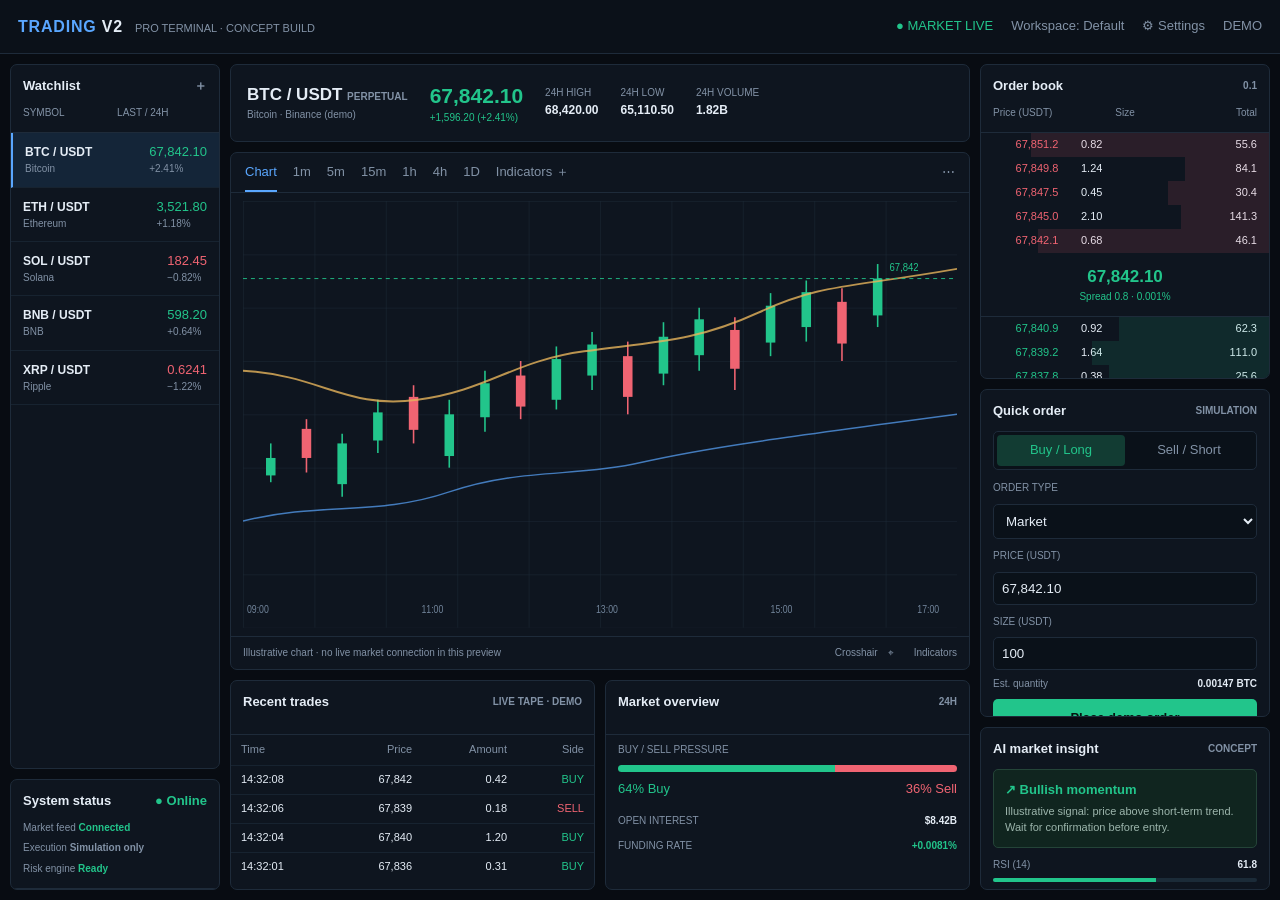
<file: prototype/index.html>
<!doctype html>
<html lang="en"><head><meta charset="utf-8"><meta name="viewport" content="width=device-width,initial-scale=1"><title>Trading V2 — Terminal Prototype</title>
<style>
:root{color-scheme:dark;--bg:#080c12;--panel:#0e151f;--panel2:#111c28;--line:#1e2b3a;--muted:#8292a6;--text:#e5edf6;--green:#22c58b;--red:#f06472;--blue:#5aa7ff;--amber:#e6b45c}
*{box-sizing:border-box}body{margin:0;background:var(--bg);color:var(--text);font:13px/1.45 Inter,Segoe UI,Arial,sans-serif}button{font:inherit;color:inherit;background:none;border:0;cursor:pointer}.top{height:54px;border-bottom:1px solid var(--line);display:flex;align-items:center;justify-content:space-between;padding:0 18px;background:#0b1119}.brand{font-size:16px;font-weight:800;letter-spacing:.8px}.brand b{color:var(--blue)}.sub{color:var(--muted);font-size:11px;margin-left:12px}.topright{display:flex;gap:18px;align-items:center;color:var(--muted)}.live{color:var(--green)}.layout{display:grid;grid-template-columns:210px minmax(420px,1fr) 290px;gap:10px;padding:10px;height:calc(100vh - 54px);min-height:700px}.panel{background:var(--panel);border:1px solid var(--line);border-radius:7px;min-width:0;overflow:hidden}.left,.right{display:flex;flex-direction:column;gap:10px;min-height:0}.middle{display:grid;grid-template-rows:78px minmax(320px,1fr) 210px;gap:10px;min-height:0}.section{padding:12px;border-bottom:1px solid var(--line)}.heading{display:flex;align-items:center;justify-content:space-between;font-weight:700;margin-bottom:10px}.muted{color:var(--muted)}.tiny{font-size:10px;color:var(--muted)}.watch{flex:1}.asset{display:grid;grid-template-columns:1fr auto;gap:2px;padding:10px 12px;border-bottom:1px solid #172330}.asset.active{background:#142538;border-left:2px solid var(--blue)}.asset strong{font-size:12px}.asset small{display:block;color:var(--muted);font-size:10px}.positive{color:var(--green)}.negative{color:var(--red)}.marketbar{display:flex;align-items:center;gap:22px;padding:12px 16px}.pair{font-size:17px;font-weight:800}.price{font-size:21px;font-weight:800;color:var(--green)}.metric small{display:block;color:var(--muted);font-size:10px}.metric b{font-size:12px}.chartpanel{display:flex;flex-direction:column}.tabs{display:flex;gap:16px;padding:10px 14px;border-bottom:1px solid var(--line);color:var(--muted)}.tabs .selected{color:var(--blue);border-bottom:2px solid var(--blue);padding-bottom:8px;margin-bottom:-10px}.chartarea{padding:8px 12px;flex:1;min-height:0}.chartarea svg{width:100%;height:100%;display:block}.lower{display:grid;grid-template-columns:1fr 1fr;gap:10px}.table{width:100%;border-collapse:collapse;font-size:11px}.table th{color:var(--muted);font-weight:500;text-align:right;padding:7px 10px}.table td{padding:6px 10px;border-top:1px solid #172330;text-align:right}.table th:first-child,.table td:first-child{text-align:left}.bar{height:4px;background:#1b2b38;border-radius:4px;overflow:hidden;margin-top:5px}.bar i{display:block;height:100%;background:var(--green)}.bookrow{display:grid;grid-template-columns:1fr 1fr 1fr;padding:4px 12px;font-size:11px;position:relative}.bookrow span:nth-child(2){text-align:center}.bookrow span:last-child{text-align:right}.ask{color:var(--red)}.bid{color:var(--green)}.depth{position:absolute;right:0;top:0;height:100%;opacity:.12}.depth.red{background:var(--red)}.depth.green{background:var(--green)}.order{padding:12px}.field{background:#0a1119;border:1px solid var(--line);border-radius:5px;padding:8px;margin:7px 0;color:var(--text);width:100%}.switch{display:flex;background:#0a1119;border:1px solid var(--line);border-radius:5px;padding:3px;margin:8px 0}.switch button{flex:1;padding:6px;border-radius:4px;color:var(--muted)}.switch .buy{background:#123c33;color:var(--green)}.cta{width:100%;padding:10px;border-radius:5px;background:var(--green);color:#04140f;font-weight:800;margin-top:7px}.signal{padding:11px;border:1px solid #244438;background:#10251f;border-radius:5px}.signal strong{color:var(--green)}.signal p{margin:5px 0 0;color:#9cb5ac;font-size:11px}.foot{padding:9px 12px;color:var(--muted);font-size:10px;border-top:1px solid var(--line);display:flex;justify-content:space-between}
@media(max-width:1100px){.layout{grid-template-columns:180px minmax(360px,1fr);height:auto}.right{grid-column:1/-1;display:grid;grid-template-columns:1fr 1fr}.middle{min-height:760px}}
@media(max-width:700px){.layout{display:flex;flex-direction:column}.left{min-height:260px}.middle{min-height:700px}.lower{grid-template-columns:1fr}.right{display:flex}.topright .hide{display:none}}
</style></head><body>
<header class="top"><div><span class="brand"><b>TRADING</b> V2</span><span class="sub">PRO TERMINAL · CONCEPT BUILD</span></div><div class="topright"><span class="live">● MARKET LIVE</span><span class="hide">Workspace: Default</span><span>⚙ Settings</span><span>DEMO</span></div></header>
<main class="layout">
<aside class="left"><section class="panel watch"><div class="section"><div class="heading">Watchlist <span class="muted">＋</span></div><div class="tiny">SYMBOL　　　　　 LAST / 24H</div></div>
<div class="asset active"><div><strong>BTC / USDT</strong><small>Bitcoin</small></div><div class="positive">67,842.10<small class="positive">+2.41%</small></div></div>
<div class="asset"><div><strong>ETH / USDT</strong><small>Ethereum</small></div><div class="positive">3,521.80<small class="positive">+1.18%</small></div></div>
<div class="asset"><div><strong>SOL / USDT</strong><small>Solana</small></div><div class="negative">182.45<small class="negative">−0.82%</small></div></div>
<div class="asset"><div><strong>BNB / USDT</strong><small>BNB</small></div><div class="positive">598.20<small class="positive">+0.64%</small></div></div>
<div class="asset"><div><strong>XRP / USDT</strong><small>Ripple</small></div><div class="negative">0.6241<small class="negative">−1.22%</small></div></div></section>
<section class="panel"><div class="section"><div class="heading">System status <span class="positive">● Online</span></div><div class="tiny">Market feed <b class="positive">Connected</b></div><div class="tiny" style="margin-top:6px">Execution <b class="muted">Simulation only</b></div><div class="tiny" style="margin-top:6px">Risk engine <b class="positive">Ready</b></div></div></section></aside>
<section class="middle">
<div class="panel marketbar"><div><div class="pair">BTC / USDT <span class="tiny">PERPETUAL</span></div><div class="tiny">Bitcoin · Binance (demo)</div></div><div><div class="price">67,842.10</div><div class="tiny positive">+1,596.20 (+2.41%)</div></div><div class="metric"><small>24H HIGH</small><b>68,420.00</b></div><div class="metric"><small>24H LOW</small><b>65,110.50</b></div><div class="metric"><small>24H VOLUME</small><b>1.82B</b></div></div>
<div class="panel chartpanel"><div class="tabs"><span class="selected">Chart</span><span>1m</span><span>5m</span><span>15m</span><span>1h</span><span>4h</span><span>1D</span><span class="muted">Indicators ＋</span><span class="muted" style="margin-left:auto">⋯</span></div><div class="chartarea"><svg viewBox="0 0 900 440" preserveAspectRatio="none" aria-label="Illustrative candlestick chart"><defs><pattern id="g" width="90" height="55" patternUnits="userSpaceOnUse"><path d="M 90 0 L 0 0 0 55" fill="none" stroke="#1c2a38" stroke-width="1"/></pattern></defs><rect width="900" height="440" fill="url(#g)"/><g stroke-width="2">
<path d="M35 250V290 M35 260h0" stroke="#22c58b"/><rect x="29" y="265" width="12" height="18" fill="#22c58b"/><path d="M80 225V280" stroke="#f06472"/><rect x="74" y="235" width="12" height="30" fill="#f06472"/><path d="M125 240V305" stroke="#22c58b"/><rect x="119" y="250" width="12" height="42" fill="#22c58b"/><path d="M170 205V260" stroke="#22c58b"/><rect x="164" y="218" width="12" height="29" fill="#22c58b"/><path d="M215 190V250" stroke="#f06472"/><rect x="209" y="202" width="12" height="34" fill="#f06472"/><path d="M260 205V275" stroke="#22c58b"/><rect x="254" y="220" width="12" height="43" fill="#22c58b"/><path d="M305 175V238" stroke="#22c58b"/><rect x="299" y="188" width="12" height="35" fill="#22c58b"/><path d="M350 165V225" stroke="#f06472"/><rect x="344" y="180" width="12" height="32" fill="#f06472"/><path d="M395 150V215" stroke="#22c58b"/><rect x="389" y="163" width="12" height="42" fill="#22c58b"/><path d="M440 135V195" stroke="#22c58b"/><rect x="434" y="148" width="12" height="32" fill="#22c58b"/><path d="M485 145V220" stroke="#f06472"/><rect x="479" y="160" width="12" height="42" fill="#f06472"/><path d="M530 125V190" stroke="#22c58b"/><rect x="524" y="140" width="12" height="38" fill="#22c58b"/><path d="M575 110V175" stroke="#22c58b"/><rect x="569" y="122" width="12" height="37" fill="#22c58b"/><path d="M620 120V195" stroke="#f06472"/><rect x="614" y="133" width="12" height="40" fill="#f06472"/><path d="M665 95V160" stroke="#22c58b"/><rect x="659" y="108" width="12" height="38" fill="#22c58b"/><path d="M710 82V145" stroke="#22c58b"/><rect x="704" y="94" width="12" height="36" fill="#22c58b"/><path d="M755 90V165" stroke="#f06472"/><rect x="749" y="104" width="12" height="43" fill="#f06472"/><path d="M800 65V130" stroke="#22c58b"/><rect x="794" y="80" width="12" height="38" fill="#22c58b"/></g><path d="M0 175 C100 180 130 215 220 205 S340 165 430 155 S570 145 650 115 S760 90 900 70" fill="none" stroke="#e6b45c" stroke-width="2" opacity=".8"/><path d="M0 330 C100 310 170 325 260 300 S420 285 500 270 S670 245 900 220" fill="none" stroke="#5aa7ff" stroke-width="1.5" opacity=".7"/><line x1="0" y1="80" x2="900" y2="80" stroke="#22c58b" stroke-dasharray="5 5"/><text x="815" y="72" fill="#22c58b" font-size="12">67,842</text><g fill="#71849a" font-size="11"><text x="5" y="425">09:00</text><text x="225" y="425">11:00</text><text x="445" y="425">13:00</text><text x="665" y="425">15:00</text><text x="850" y="425">17:00</text></g></svg></div><div class="foot"><span>Illustrative chart · no live market connection in this preview</span><span>Crosshair　⌖　　Indicators</span></div></div>
<div class="lower"><div class="panel"><div class="section"><div class="heading">Recent trades <span class="tiny">LIVE TAPE · DEMO</span></div></div><table class="table"><thead><tr><th>Time</th><th>Price</th><th>Amount</th><th>Side</th></tr></thead><tbody><tr><td>14:32:08</td><td>67,842</td><td>0.42</td><td class="positive">BUY</td></tr><tr><td>14:32:06</td><td>67,839</td><td>0.18</td><td class="negative">SELL</td></tr><tr><td>14:32:04</td><td>67,840</td><td>1.20</td><td class="positive">BUY</td></tr><tr><td>14:32:01</td><td>67,836</td><td>0.31</td><td class="positive">BUY</td></tr></tbody></table></div>
<div class="panel"><div class="section"><div class="heading">Market overview <span class="tiny">24H</span></div></div><div style="padding:8px 12px"><div class="tiny">BUY / SELL PRESSURE</div><div style="display:flex;height:7px;border-radius:5px;overflow:hidden;margin:8px 0"><i style="width:64%;background:var(--green)"></i><i style="width:36%;background:var(--red)"></i></div><div style="display:flex;justify-content:space-between"><span class="positive">64% Buy</span><span class="negative">36% Sell</span></div><div class="tiny" style="margin-top:15px">OPEN INTEREST <b style="float:right;color:var(--text)">$8.42B</b></div><div class="tiny" style="margin-top:10px">FUNDING RATE <b class="positive" style="float:right">+0.0081%</b></div></div></div></div>
</section>
<aside class="right"><section class="panel"><div class="section"><div class="heading">Order book <span class="tiny">0.1</span></div><div class="tiny" style="display:grid;grid-template-columns:1fr 1fr 1fr"><span>Price (USDT)</span><span style="text-align:center">Size</span><span style="text-align:right">Total</span></div></div>
<div class="bookrow"><i class="depth red" style="width:82.8013179829941%"></i><span class="ask">67,851.2</span><span>0.82</span><span>55.6</span></div><div class="bookrow"><i class="depth red" style="width:29.34400302181449%"></i><span class="ask">67,849.8</span><span>1.24</span><span>84.1</span></div><div class="bookrow"><i class="depth red" style="width:35.063541508427036%"></i><span class="ask">67,847.5</span><span>0.45</span><span>30.4</span></div><div class="bookrow"><i class="depth red" style="width:30.47814765287191%"></i><span class="ask">67,845.0</span><span>2.10</span><span>141.3</span></div><div class="bookrow"><i class="depth red" style="width:80.2363284061093%"></i><span class="ask">67,842.1</span><span>0.68</span><span>46.1</span></div>
<div class="section" style="text-align:center"><b class="price" style="font-size:17px">67,842.10</b><div class="tiny positive">Spread 0.8 · 0.001%</div></div>
<div class="bookrow"><i class="depth green" style="width:52.073658955100356%"></i><span class="bid">67,840.9</span><span>0.92</span><span>62.3</span></div><div class="bookrow"><i class="depth green" style="width:61.55868136837963%"></i><span class="bid">67,839.2</span><span>1.64</span><span>111.0</span></div><div class="bookrow"><i class="depth green" style="width:55.718839495331736%"></i><span class="bid">67,837.8</span><span>0.38</span><span>25.6</span></div><div class="bookrow"><i class="depth green" style="width:30.257872551158318%"></i><span class="bid">67,835.1</span><span>2.32</span><span>156.2</span></div><div class="bookrow"><i class="depth green" style="width:57.784342694135994%"></i><span class="bid">67,833.0</span><span>0.74</span><span>50.1</span></div>
</section>
<section class="panel order"><div class="heading">Quick order <span class="tiny">SIMULATION</span></div><div class="switch"><button class="buy" onclick="setSide('buy',this)">Buy / Long</button><button onclick="setSide('sell',this)">Sell / Short</button></div><label class="tiny">ORDER TYPE</label><select class="field"><option>Market</option><option>Limit</option><option>Stop</option></select><label class="tiny">PRICE (USDT)</label><input class="field" value="67,842.10"><label class="tiny">SIZE (USDT)</label><input class="field" value="100"><div class="tiny">Est. quantity <b style="float:right;color:var(--text)">0.00147 BTC</b></div><button class="cta" id="orderBtn" onclick="alert('Prototype only — no order was sent.')">Place demo order</button><div class="tiny" style="margin-top:8px;text-align:center">No exchange keys · No real execution</div></section>
<section class="panel"><div class="section"><div class="heading">AI market insight <span class="tiny">CONCEPT</span></div><div class="signal"><strong>↗ Bullish momentum</strong><p>Illustrative signal: price above short-term trend. Wait for confirmation before entry.</p></div><div class="tiny" style="margin-top:10px">RSI (14) <b style="float:right;color:var(--text)">61.8</b></div><div class="bar"><i style="width:61.8%"></i></div><div class="tiny" style="margin-top:10px">TREND STRENGTH <b style="float:right;color:var(--text)">Moderate</b></div></div></section></aside>
</main><script>function setSide(side,el){document.querySelectorAll('.switch button').forEach(b=>b.className='');el.className=side==='buy'?'buy':'';const c=document.getElementById('orderBtn');c.style.background=side==='buy'?'var(--green)':'var(--red)';c.textContent=side==='buy'?'Place demo buy':'Place demo sell'}</script></body></html>
<!-- GitHub Pages deployment retry -->
</file>
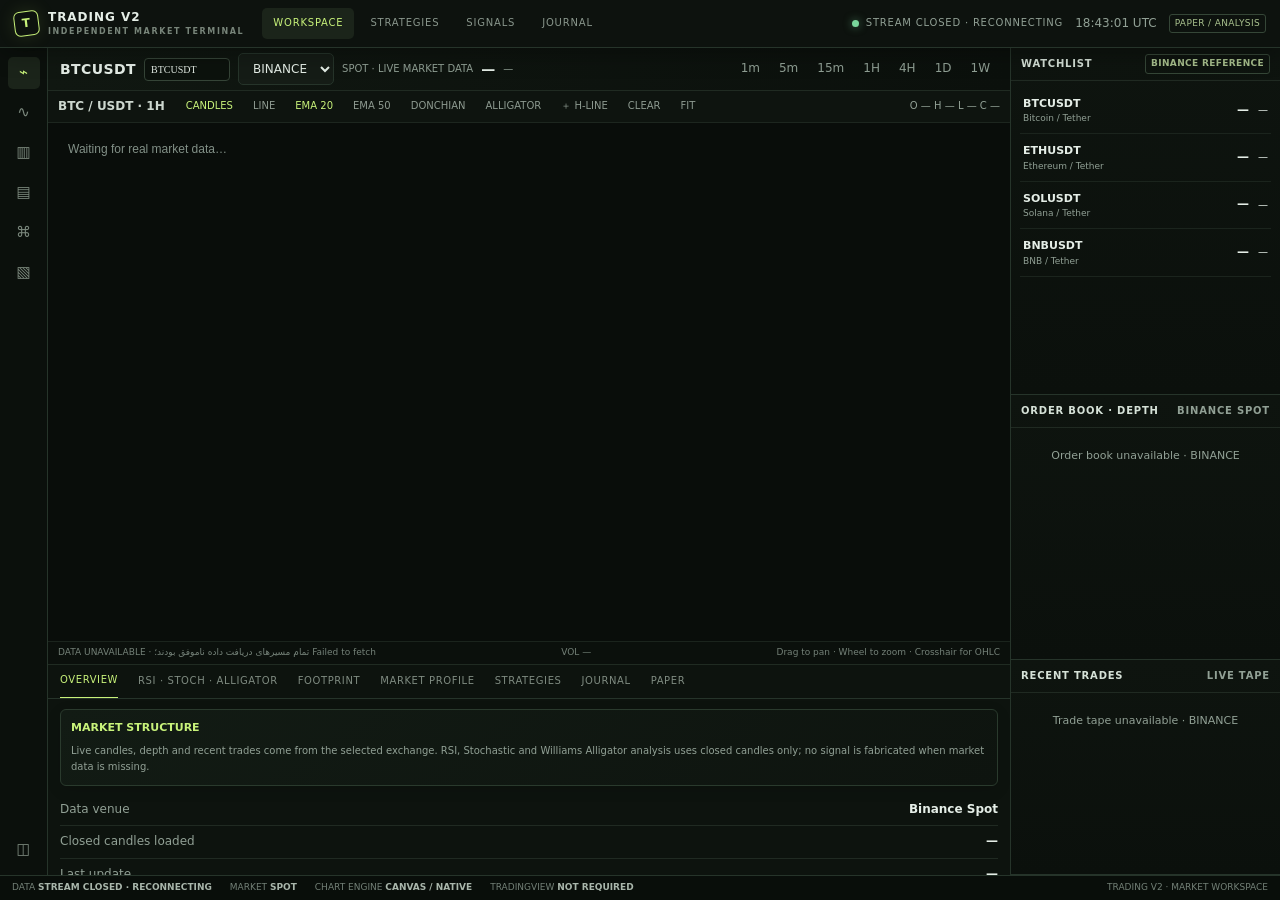
<file: web/index.html>
<!doctype html>
<html lang="en">
<head>
<meta charset="utf-8"><meta name="viewport" content="width=device-width,initial-scale=1"><meta name="description" content="Trading V2 is an independent crypto market terminal with live charts, market depth, watchlists and multi-timeframe technical analysis."><meta name="theme-color" content="#090c0a">
<title>Trading V2 — Independent Market Terminal</title>
<style>
:root{color-scheme:dark;--bg:#090c0a;--panel:#101511;--panel2:#0c110e;--line:#273128;--muted:#829087;--text:#e5eee7;--lime:#c5f36b;--green:#79d69b;--red:#f07d7d;--yellow:#e8c878;--blue:#83b7e8}
*{box-sizing:border-box}html,body{height:100%;margin:0;background:var(--bg);color:var(--text);font:12px/1.45 Inter,ui-sans-serif,system-ui,-apple-system,Segoe UI,sans-serif}button,select{font:inherit;color:inherit;background:#151c16;border:1px solid var(--line);border-radius:5px;padding:7px 10px}button{cursor:pointer}button:hover,button.active{border-color:#718b54;color:var(--lime);background:#1b2519}button:disabled{opacity:.45;cursor:default}
.app{height:100%;display:grid;grid-template-rows:48px 1fr 25px;min-height:560px}.top{display:flex;align-items:center;gap:18px;padding:0 14px;border-bottom:1px solid var(--line);background:#0d120e}.brand{display:flex;align-items:center;gap:9px;min-width:170px;font-weight:800;letter-spacing:.08em}.mark{width:25px;height:25px;border:1px solid var(--lime);color:var(--lime);display:grid;place-items:center;font-weight:900;transform:rotate(-7deg);border-radius:6px}.brand small{display:block;color:#78857a;font-size:8px;letter-spacing:.2em}.mainnav{display:flex;gap:5px}.mainnav button{border:0;background:transparent;color:#89968c}.mainnav button.active{color:var(--lime);background:#1b241a}.topright{margin-left:auto;display:flex;align-items:center;gap:12px;color:var(--muted)}.live{display:flex;align-items:center;gap:7px}.pulse{width:7px;height:7px;border-radius:50%;background:var(--green);box-shadow:0 0 9px #79d69b88}.workspace{min-height:0;display:grid;grid-template-columns:48px minmax(0,1fr) 270px}.rail{border-right:1px solid var(--line);background:#0d120e;display:flex;flex-direction:column;align-items:center;padding:9px 0;gap:8px}.rail button{width:32px;height:32px;padding:0;border:0;background:transparent;color:#7c897e;font-size:15px}.rail button.active{color:var(--lime);background:#1b241a}.center{min-width:0;min-height:0;display:grid;grid-template-rows:42px minmax(260px,1fr) 210px;gap:1px;background:var(--line)}.marketbar,.chartpanel,.lower{background:var(--bg);min-width:0}.marketbar{display:flex;align-items:center;gap:8px;padding:0 12px}.symbol{font-size:14px;font-weight:800;letter-spacing:.03em}.sub{color:var(--muted);font-size:10px}.price{font-size:14px;font-weight:700}.positive{color:var(--green)}.negative{color:var(--red)}.marketspacer{flex:1}.timeframes{display:flex;gap:3px}.timeframes button{padding:5px 8px;border:0;background:transparent;color:#91a095}.chartpanel{display:grid;grid-template-rows:32px minmax(0,1fr) 23px;position:relative;min-height:0}.charttools{display:flex;align-items:center;gap:6px;padding:0 10px;border-bottom:1px solid #1d261f}.charttools button{padding:4px 7px;border:0;background:transparent;color:#8d9a90;font-size:10px}.charttools button.active{color:var(--lime)}.charttitle{font-weight:700;color:#cdd8cf;margin-right:8px}.chartcanvas{width:100%;height:100%;display:block;touch-action:none}.chartfoot{display:flex;align-items:center;justify-content:space-between;padding:0 10px;color:#748178;font-size:9px;border-top:1px solid #1b241d}.lower{display:grid;grid-template-rows:34px minmax(0,1fr);min-height:0}.tabs{display:flex;align-items:center;gap:18px;padding:0 12px;border-bottom:1px solid var(--line)}.tabs button{border:0;border-radius:0;padding:9px 0;background:transparent;color:#7f8b81;font-size:10px;letter-spacing:.06em}.tabs button.active{color:var(--lime);border-bottom:2px solid var(--lime)}.tabbody{overflow:auto;padding:10px 12px}.right{min-width:0;min-height:0;background:var(--bg);display:grid;grid-template-rows:42% 32% 26%;border-left:1px solid var(--line)}.sidepanel{min-height:0;overflow:hidden;border-bottom:1px solid var(--line);display:grid;grid-template-rows:33px minmax(0,1fr)}.sidehead{display:flex;align-items:center;justify-content:space-between;padding:0 10px;border-bottom:1px solid #202a22;font-size:10px;font-weight:800;letter-spacing:.08em}.sidecontent{overflow:auto;padding:6px 9px}.watchrow{display:grid;grid-template-columns:1fr auto auto;gap:9px;align-items:center;padding:8px 3px;border-bottom:1px solid #1b241d;cursor:pointer}.watchrow:hover{background:#131b14}.watchrow strong{font-size:11px}.watchrow small{display:block;color:var(--muted);font-size:9px}.watchrow .chg{text-align:right;font-size:10px}.bookrow{display:grid;grid-template-columns:1fr 1fr 1fr;gap:4px;padding:3px 2px;font:10px ui-monospace,monospace;position:relative}.bookrow span:nth-child(2){text-align:right}.bookrow span:nth-child(3){text-align:right;color:#9ca99e}.bookrow.ask span:first-child{color:var(--red)}.bookrow.bid span:first-child{color:var(--green)}.bookrow .depth{position:absolute;right:0;top:0;bottom:0;opacity:.10;pointer-events:none}.bookrow.ask .depth{background:var(--red)}.bookrow.bid .depth{background:var(--green)}.trade{display:grid;grid-template-columns:1fr 1fr 1fr;padding:4px 2px;font:10px ui-monospace,monospace}.trade span:nth-child(2){text-align:right}.trade span:nth-child(3){text-align:right;color:var(--muted)}.statusbar{display:flex;align-items:center;gap:18px;padding:0 12px;border-top:1px solid var(--line);background:#0c110e;color:#738077;font-size:9px}.statusbar b{color:#a9b6ab;font-weight:600}.statusright{margin-left:auto}.empty{color:var(--muted);padding:14px;text-align:center;font-size:11px}.kv{display:grid;grid-template-columns:1fr auto;gap:8px;padding:7px 0;border-bottom:1px solid #202a22}.kv span{color:var(--muted)}.strategycard{border:1px solid #2a382b;background:#101810;border-radius:6px;padding:10px;margin-bottom:8px}.strategycard h3{font-size:11px;margin:0 0 7px;color:var(--lime)}.strategycard p{font-size:10px;color:var(--muted);margin:0;line-height:1.6}.badge{font-size:9px;border:1px solid #354637;color:#a9c18e;border-radius:3px;padding:2px 5px}.notice{border:1px solid #5a4c2d;color:#d9c28a;background:#1d1a12;padding:8px;border-radius:5px;font-size:10px;margin-bottom:8px}
@media(max-width:1000px){.workspace{grid-template-columns:42px minmax(0,1fr)}.right{display:none}.brand{min-width:130px}.mainnav{display:none}}
@media(max-width:600px){.top{gap:7px;padding:0 8px}.brand{min-width:auto;font-size:10px}.brand small{display:none}.topright .clock{display:none}.workspace{grid-template-columns:35px minmax(0,1fr)}.marketbar{gap:5px;padding:0 6px}.marketbar .sub{display:none}.timeframes button{padding:4px 5px;font-size:9px}.center{grid-template-rows:40px minmax(240px,1fr) 190px}.charttools{gap:2px;padding:0 5px}.charttools button{padding:4px}.chartfoot span:last-child{display:none}}

/* Product finish */
:root{--panel:#101712;--line:#26342a;--muted:#91a095;--lime:#c8f27a}
html{scrollbar-color:#344437 #0b100c;scrollbar-width:thin}
body{background:radial-gradient(ellipse at 48% -20%,#18251a 0,transparent 48%),var(--bg)}
button{transition:background .16s ease,border-color .16s ease,color .16s ease,transform .16s ease}
button:focus-visible,[data-symbol]:focus-visible{outline:2px solid var(--lime);outline-offset:2px}
.top{box-shadow:0 5px 24px #0005;position:relative;z-index:2}
.brand{font-size:12px}
.mark{box-shadow:0 0 18px #c5f36b20}
.mainnav button{padding:8px 11px;font-size:10px;letter-spacing:.08em}
.mainnav button.active{border-radius:5px}
.live{font-size:10px;letter-spacing:.08em}
.workspace{background:#080b09}
.rail{background:#0b100c}
.center{background:#202b22}
.marketbar{background:linear-gradient(90deg,#101711,#0b100c)}
.price{font-variant-numeric:tabular-nums}
.chartpanel{background:#0b100c}
.charttools{background:#0e140f}
.chartcanvas{background:radial-gradient(ellipse at 50% 50%,#101811 0, #0b100c 75%)}
.lower{background:#0d130e}
.tabs{gap:20px;overflow-x:auto;white-space:nowrap;scrollbar-width:thin}
.tabs button{flex:0 0 auto}
.tabbody{scrollbar-width:thin}
.strategycard{background:linear-gradient(145deg,#121b14,#0e140f);border-color:#2a3a2d;box-shadow:0 4px 14px #0002}
.kv{font-variant-numeric:tabular-nums}
.right{background:#0b100c}
.sidepanel{background:linear-gradient(180deg,#0e140f,#0b100c)}
.sidehead{color:#d5e1d7}
.watchrow{transition:background .15s ease}
.watchrow:hover{background:#19231a}
.statusbar{background:#090e0a}
.badge{letter-spacing:.04em}
@media(max-width:760px){
 .app{min-height:520px;grid-template-rows:46px minmax(0,1fr) 23px}
 .top{gap:6px}
 .mainnav{gap:1px}
 .mainnav button{padding:7px 6px;font-size:8px}
 .topright{gap:6px}
 .topright .badge{display:none}
 .rail{gap:5px}
 .tabs{gap:15px}
 .tabs button{font-size:9px}
}
@media(max-width:420px){
 .mainnav{display:none}
 .topright{font-size:9px}
 .brand{font-size:10px}
 .center{grid-template-rows:38px minmax(220px,1fr) 180px}
 .charttitle{display:none}
 .charttools button{font-size:9px}
 .marketbar .symbol{font-size:12px}
}
@media(prefers-reduced-motion:reduce){*,*::before,*::after{transition:none!important;scroll-behavior:auto!important}}
</style>
</head>
<body>
<div class="app">
<header class="top">
 <div class="brand"><div class="mark">T</div><div>TRADING V2<small>INDEPENDENT MARKET TERMINAL</small></div></div>
 <nav class="mainnav" aria-label="Workspace navigation"><button class="active" data-tab="overview">WORKSPACE</button><button data-tab="strategy">STRATEGIES</button><button data-tab="confluence">SIGNALS</button><button data-tab="journal">JOURNAL</button></nav>
 <div class="topright"><span class="live"><i class="pulse"></i><span id="connection">CONNECTING</span></span><span class="clock" id="clock">--:--:-- UTC</span><span class="badge">PAPER / ANALYSIS</span></div>
</header>
<div class="workspace">
 <aside class="rail" aria-label="Analysis shortcuts"><button class="active" data-tab="overview" title="Overview" aria-label="Overview">⌁</button><button data-tab="confluence" title="Signals" aria-label="Signals">∿</button><button data-tab="footprint" title="Footprint" aria-label="Footprint">▥</button><button data-tab="profile" title="Market profile" aria-label="Market profile">▤</button><button data-tab="strategy" title="Strategies" aria-label="Strategies">⌘</button><button data-tab="journal" title="Journal" aria-label="Journal">▧</button><button data-tab="paper" style="margin-top:auto" title="Paper trading" aria-label="Paper trading">◫</button></aside>
 <main class="center">
  <section class="marketbar">
   <strong class="symbol" id="symbolName">BTCUSDT</strong><input id="symbolInput" aria-label="Market symbol" title="Enter a market symbol such as BTCUSDT" value="BTCUSDT" autocomplete="off" spellcheck="false" style="width:86px;padding:5px 6px;background:#0c120d;border:1px solid #354437;color:#e5eee7;border-radius:4px;font:10px ui-monospace"><select id="exchangeSelect" aria-label="Market data exchange" title="Market data exchange"><option value="binance">BINANCE</option><option value="bybit">BYBIT</option><option value="okx">OKX</option><option value="bitget">BITGET</option><option value="gate">GATE.IO</option></select><span class="sub">SPOT · LIVE MARKET DATA</span><strong class="price" id="lastPrice">—</strong><span id="dayChange" class="sub">—</span>
   <div class="marketspacer"></div><div class="timeframes" id="timeframes"><button data-tf="1m">1m</button><button data-tf="5m">5m</button><button data-tf="15m">15m</button><button data-tf="1h" class="active">1H</button><button data-tf="4h">4H</button><button data-tf="1d">1D</button><button data-tf="1w">1W</button></div>
  </section>
  <section class="chartpanel">
   <div class="charttools"><span class="charttitle" id="chartLabel">BTC / USDT · 1H</span><button id="candleMode" class="active">CANDLES</button><button id="lineMode">LINE</button><button id="ema20" class="active">EMA 20</button><button id="ema50">EMA 50</button><button id="donchian">DONCHIAN</button><button id="alligator" title="Williams Alligator">ALLIGATOR</button><button id="drawLine">＋ H-LINE</button><button id="clearDrawings">CLEAR</button><button id="fit">FIT</button><span class="marketspacer"></span><span class="sub" id="ohlc">O — H — L — C —</span></div>
   <canvas id="chart" class="chartcanvas"></canvas>
   <div class="chartfoot"><span id="chartStatus">Loading exchange candles…</span><span id="volumeInfo">VOL —</span><span>Drag to pan · Wheel to zoom · Crosshair for OHLC</span></div>
  </section>
  <section class="lower">
   <div class="tabs" id="lowerTabs"><button class="active" data-tab="overview">OVERVIEW</button><button data-tab="confluence">RSI · STOCH · ALLIGATOR</button><button data-tab="footprint">FOOTPRINT</button><button data-tab="profile">MARKET PROFILE</button><button data-tab="strategy">STRATEGIES</button><button data-tab="journal">JOURNAL</button><button data-tab="paper">PAPER</button></div>
   <div class="tabbody" id="tabBody">
    <div class="strategycard"><h3>MARKET STRUCTURE</h3><p>Live candles, depth and recent trades come from the selected exchange. RSI, Stochastic and Williams Alligator analysis uses closed candles only; no signal is fabricated when market data is missing.</p></div>
    <div class="kv"><span>Data venue</span><b>Binance Spot</b></div><div class="kv"><span>Closed candles loaded</span><b id="barCount">—</b></div><div class="kv"><span>Last update</span><b id="lastUpdate">—</b></div>
   </div>
  </section>
 </main>
 <aside class="right">
  <section class="sidepanel"><div class="sidehead"><span>WATCHLIST</span><span class="badge">BINANCE REFERENCE</span></div><div class="sidecontent" id="watchlist">
   <div class="watchrow" data-symbol="BTCUSDT"><div><strong>BTCUSDT</strong><small>Bitcoin / Tether</small></div><b id="wBTC">—</b><span class="chg" id="cBTC">—</span></div>
   <div class="watchrow" data-symbol="ETHUSDT"><div><strong>ETHUSDT</strong><small>Ethereum / Tether</small></div><b id="wETH">—</b><span class="chg" id="cETH">—</span></div>
   <div class="watchrow" data-symbol="SOLUSDT"><div><strong>SOLUSDT</strong><small>Solana / Tether</small></div><b id="wSOL">—</b><span class="chg" id="cSOL">—</span></div>
   <div class="watchrow" data-symbol="BNBUSDT"><div><strong>BNBUSDT</strong><small>BNB / Tether</small></div><b id="wBNB">—</b><span class="chg" id="cBNB">—</span></div>
  </div></section>
  <section class="sidepanel"><div class="sidehead"><span>ORDER BOOK · DEPTH</span><span class="sub" id="bookVenue">BINANCE SPOT</span></div><div class="sidecontent" id="orderbook"><div class="empty">Waiting for order book…</div></div></section>
  <section class="sidepanel"><div class="sidehead"><span>RECENT TRADES</span><span class="sub">LIVE TAPE</span></div><div class="sidecontent" id="tape"><div class="empty">Waiting for trades…</div></div></section>
 </aside>
</div>
<footer class="statusbar"><span>DATA <b id="dataState">CONNECTING</b></span><span>MARKET <b>SPOT</b></span><span>CHART ENGINE <b>CANVAS / NATIVE</b></span><span>TRADINGVIEW <b>NOT REQUIRED</b></span><span class="statusright">TRADING V2 · MARKET WORKSPACE</span></footer>
</div>
<script>
(()=>{
const APIS=['https://data-api.binance.vision/api/v3','https://api.binance.com/api/v3','https://api1.binance.com/api/v3'], WS='wss://stream.binance.com:9443/ws/';
const EXCHANGES={
binance:{label:'Binance',ws:'wss://stream.binance.com:9443/ws/',rest:async()=>{const d=await get('/klines?symbol='+symbol+'&interval='+tf+'&limit=500');return d.map(k=>({time:+k[0],open:+k[1],high:+k[2],low:+k[3],close:+k[4],volume:+k[5],closeTime:+k[6]}))}},
bybit:{label:'Bybit',ws:'wss://stream.bybit.com/v5/public/spot',rest:async()=>{const iv={'1m':'1','5m':'5','15m':'15','1h':'60','4h':'240','1d':'D','1w':'W'}[tf],j=await json('https://api.bybit.com/v5/market/kline?category=spot&symbol='+symbol+'&interval='+iv+'&limit=500');if(j.retCode!==0)throw Error(j.retMsg);return j.result.list.map(k=>({time:+k[0],open:+k[1],high:+k[2],low:+k[3],close:+k[4],volume:+k[5],closeTime:+k[0]+tfMs[tf]-1}))}},
okx:{label:'OKX',ws:'wss://ws.okx.com:8443/ws/v5/business',rest:async()=>{const inst=symbol.replace(/(USDT|USDC|BTC|ETH)$/,'-$1'),bar={'1m':'1m','5m':'5m','15m':'15m','1h':'1H','4h':'4H','1d':'1D','1w':'1W'}[tf],j=await json('https://www.okx.com/api/v5/market/candles?instId='+inst+'&bar='+bar+'&limit=300');if(j.code!=='0')throw Error(j.msg);return j.data.map(k=>({time:+k[0],open:+k[1],high:+k[2],low:+k[3],close:+k[4],volume:+k[5],closeTime:+k[0]+tfMs[tf]-1}))}},
bitget:{label:'Bitget',ws:'wss://ws.bitget.com/v2/ws/public',rest:async()=>{const gran={'1m':'1min','5m':'5min','15m':'15min','1h':'1H','4h':'4H','1d':'1D','1w':'1W'}[tf],j=await json('https://api.bitget.com/api/v2/spot/market/candles?symbol='+symbol+'&granularity='+gran+'&limit=200');if(j.code!=='00000')throw Error(j.msg);return j.data.map(k=>({time:+k[0],open:+k[1],high:+k[2],low:+k[3],close:+k[4],volume:+k[5],closeTime:+k[0]+tfMs[tf]-1}))}},
gate:{label:'Gate.io',ws:'wss://api.gateio.ws/ws/v4/',rest:async()=>{const pair=symbol.replace(/(USDT|USDC|BTC|ETH)$/,'_$1'),interval={'1m':'1m','5m':'5m','15m':'15m','1h':'1h','4h':'4h','1d':'1d','1w':'7d'}[tf],d=await json('https://api.gateio.ws/api/v4/spot/candlesticks?currency_pair='+pair+'&interval='+interval+'&limit=500');return d.map(k=>({time:+k[0]*1000,open:+k[5],high:+k[3],low:+k[4],close:+k[2],volume:+k[1],closeTime:+k[0]*1000+tfMs[tf]-1}))}}
};
let exchange='binance',symbol='BTCUSDT',tf='1h',bars=[],socket=null,reconnectTimer=null,mode='candles',show20=true,show50=false,showDon=false,showAlligator=false,offset=0,visible=110,drag=null,cross=null,resizeObs=null,depthTimer=null,tradeTimer=null,drawingMode=false,drawings=JSON.parse(localStorage.getItem('tv2_drawings')||'[]'),aggRows=[],paper=JSON.parse(localStorage.getItem('tv2_paper')||'{"cash":100000,"qty":0,"avg":0,"realized":0,"trades":[]}'),alerts=JSON.parse(localStorage.getItem('tv2_alerts')||'[]');
const $=id=>document.getElementById(id), fmt=n=>Number(n).toLocaleString('en-US',{maximumFractionDigits:n<1?6:2}), timeFmt=t=>new Date(t).toISOString().replace('T',' ').slice(0,16);
const tfMs={'1m':60000,'5m':300000,'15m':900000,'1h':3600000,'4h':14400000,'1d':86400000,'1w':604800000};
function setState(s){$('connection').textContent=s;$('dataState').textContent=s}
async function json(url){const r=await fetch(url,{cache:'no-store',mode:'cors'});if(!r.ok)throw Error(url+' HTTP '+r.status);return r.json()}
async function get(path){let last;for(const base of APIS){try{const r=await fetch(base+path,{cache:'no-store',mode:'cors'});if(!r.ok)throw new Error(base+' HTTP '+r.status);return await r.json()}catch(e){last=e}}throw new Error('تمام مسیرهای دریافت داده ناموفق بودند؛ '+(last?.message||'Network/CORS error'))}
function normalize(k){return {time:+k[0],open:+k[1],high:+k[2],low:+k[3],close:+k[4],volume:+k[5],closeTime:+k[6]}}
async function loadBars(){const p=EXCHANGES[exchange];$('chartStatus').textContent='Loading '+p.label+' spot candles…';try{const data=await p.rest();bars=data.filter(x=>Number.isFinite(x.close)&&x.close>0&&Number.isFinite(x.time)).sort((a,b)=>a.time-b.time).filter(x=>x.time<=Date.now());if(!bars.length)throw Error('No valid candles returned');offset=0;$('barCount').textContent=bars.length;$('lastUpdate').textContent=timeFmt(Date.now());$('chartStatus').textContent=bars.length+' candles · '+p.label+' REST · UTC';setState('LIVE DATA');draw();updatePrice()}catch(e){$('chartStatus').textContent='DATA UNAVAILABLE · '+e.message;setState('FEED ERROR');draw()}}
function updatePrice(){if(!bars.length)return;const b=bars[bars.length-1];$('lastPrice').textContent=fmt(b.close);$('ohlc').textContent='O '+fmt(b.open)+'  H '+fmt(b.high)+'  L '+fmt(b.low)+'  C '+fmt(b.close);$('volumeInfo').textContent='VOL '+fmt(b.volume);$('chartLabel').textContent=symbol+' · '+tf.toUpperCase();$('symbolName').textContent=symbol}
function ema(period){let out=[],v=null,a=2/(period+1);for(let i=0;i<bars.length;i++){v=v===null?bars[i].close:bars[i].close*a+v*(1-a);out.push(v)}return out}
function draw(){const c=$('chart'),ctx=c.getContext('2d'),w=c.clientWidth,h=c.clientHeight,dpr=Math.max(1,devicePixelRatio||1);if(!w||!h)return;c.width=Math.round(w*dpr);c.height=Math.round(h*dpr);ctx.setTransform(dpr,0,0,dpr,0,0);ctx.clearRect(0,0,w,h);ctx.fillStyle='#090d0a';ctx.fillRect(0,0,w,h);if(!bars.length){ctx.fillStyle='#829087';ctx.font='12px sans-serif';ctx.fillText('Waiting for real market data…',20,30);return}
const left=10,right=78,top=16,bottom=28,volH=Math.min(72,h*.18),plotH=h-top-bottom-volH,plotW=w-left-right;const end=Math.max(0,bars.length-offset),start=Math.max(0,end-visible),rows=bars.slice(start,end);if(!rows.length)return;let lo=Math.min(...rows.map(b=>b.low)),hi=Math.max(...rows.map(b=>b.high));if(showDon){const d=rows.slice(-20);lo=Math.min(lo,...d.map(b=>b.low));hi=Math.max(hi,...d.map(b=>b.high))}const pad=(hi-lo)*.07||hi*.01;lo-=pad;hi+=pad;const y=p=>top+(hi-p)/(hi-lo)*plotH,x=i=>left+(i-start+.5)*plotW/visible,cw=Math.max(2,Math.min(12,plotW/visible*.68));
ctx.strokeStyle='#1c271e';ctx.lineWidth=1;ctx.fillStyle='#718076';ctx.font='9px ui-monospace,monospace';for(let j=0;j<=5;j++){const yy=top+j*plotH/5,val=hi-j*(hi-lo)/5;ctx.beginPath();ctx.moveTo(left,yy);ctx.lineTo(w-right+4,yy);ctx.stroke();ctx.fillText(fmt(val),w-right+9,yy+3)}
for(let j=0;j<=3;j++){const yy=top+plotH+j*volH/3;ctx.beginPath();ctx.moveTo(left,yy);ctx.lineTo(w-right+4,yy);ctx.stroke()}
if(mode==='line'){ctx.beginPath();ctx.strokeStyle='#b9e978';ctx.lineWidth=1.7;rows.forEach((b,i)=>{const xx=x(start+i),yy=y(b.close);if(i===0)ctx.moveTo(xx,yy);else ctx.lineTo(xx,yy)});ctx.stroke()}else{rows.forEach((b,i)=>{const xx=x(start+i),up=b.close>=b.open,col=up?'#79d69b':'#ed7c7c';ctx.strokeStyle=col;ctx.fillStyle=col;ctx.lineWidth=1;ctx.beginPath();ctx.moveTo(xx,y(b.high));ctx.lineTo(xx,y(b.low));ctx.stroke();const yo=y(Math.max(b.open,b.close)),yb=y(Math.min(b.open,b.close));ctx.fillRect(xx-cw/2,yo,cw,Math.max(1,yb-yo))})}rows.forEach((b,i)=>{const xx=x(start+i),vh=Math.max(1,b.volume/(Math.max(...rows.map(q=>q.volume))||1)*(volH-5));ctx.globalAlpha=.45;ctx.fillStyle=b.close>=b.open?'#79d69b':'#ed7c7c';ctx.fillRect(xx-cw/2,top+plotH+volH-vh,cw,vh);ctx.globalAlpha=1});
function line(vals,color,width=1){ctx.beginPath();ctx.strokeStyle=color;ctx.lineWidth=width;let begun=false;rows.forEach((b,i)=>{const v=vals[start+i];if(!Number.isFinite(v))return;const xx=x(start+i),yy=y(v);if(!begun){ctx.moveTo(xx,yy);begun=true}else ctx.lineTo(xx,yy)});ctx.stroke()}
if(show20)line(ema(20),'#e6c86f',1.2);if(show50)line(ema(50),'#83b7e8',1.2);
if(showDon){const upper=[],lower=[];for(let i=0;i<bars.length;i++){const a=bars.slice(Math.max(0,i-19),i+1);upper.push(Math.max(...a.map(z=>z.high)));lower.push(Math.min(...a.map(z=>z.low)))}line(upper,'#9a83db',1);line(lower,'#9a83db',1)}
if(showAlligator){const med=bars.map(b=>(b.high+b.low)/2);function shiftedLine(period,shift,color){const v=smmaSeries(med,period);ctx.beginPath();ctx.strokeStyle=color;ctx.lineWidth=1.35;let begun=false;rows.forEach((b,i)=>{const value=v[start+i-shift];if(!Number.isFinite(value))return;const xx=x(start+i),yy=y(value);if(!begun){ctx.moveTo(xx,yy);begun=true}else ctx.lineTo(xx,yy)});ctx.stroke()}shiftedLine(13,8,'#83b7e8');shiftedLine(8,5,'#e6c86f');shiftedLine(5,3,'#79d69b')}
const last=rows[rows.length-1],ly=y(last.close);ctx.setLineDash([4,4]);ctx.strokeStyle='#b9e978';ctx.beginPath();ctx.moveTo(left,ly);ctx.lineTo(w-right+3,ly);ctx.stroke();ctx.setLineDash([]);ctx.fillStyle='#b9e978';ctx.fillRect(w-right+5,ly-8,right-7,16);ctx.fillStyle='#10160f';ctx.fillText(fmt(last.close),w-right+9,ly+3);
rows.forEach((b,i)=>{if(i%Math.max(1,Math.floor(rows.length/6))===0){ctx.fillStyle='#758178';ctx.fillText(new Date(b.time).toISOString().slice(5,16).replace('T',' '),x(start+i)-23,h-7)}});
drawings.filter(d=>d.symbol===symbol&&d.tf===tf).forEach(d=>{const yy=y(d.price);ctx.strokeStyle=d.color||'#e8c878';ctx.lineWidth=1;ctx.setLineDash([6,4]);ctx.beginPath();ctx.moveTo(left,yy);ctx.lineTo(w-right,yy);ctx.stroke();ctx.setLineDash([]);ctx.fillStyle=d.color||'#e8c878';ctx.fillText('H '+fmt(d.price),left+5,yy-4)});
if(cross){const xx=Math.max(left,Math.min(w-right,cross.x)),yy=Math.max(top,Math.min(top+plotH,cross.y));ctx.strokeStyle='#7e8b80';ctx.setLineDash([3,3]);ctx.beginPath();ctx.moveTo(xx,top);ctx.lineTo(xx,top+plotH);ctx.moveTo(left,yy);ctx.lineTo(w-right,yy);ctx.stroke();ctx.setLineDash([]);const idx=Math.max(start,Math.min(end-1,start+Math.round((xx-left)/plotW*visible-.5))),b=bars[idx];if(b){$('ohlc').textContent='O '+fmt(b.open)+' H '+fmt(b.high)+' L '+fmt(b.low)+' C '+fmt(b.close);$('chartStatus').textContent=timeFmt(b.time)+' UTC · '+(b.close>=b.open?'UP':'DOWN')}}
}
function connect(){if(socket){socket.close();socket=null}const p=EXCHANGES[exchange],interval={'1m':'1','5m':'5','15m':'15','1h':'60','4h':'240','1d':'D','1w':'W'}[tf],okxBar={'1m':'1m','5m':'5m','15m':'15m','1h':'1H','4h':'4H','1d':'1D','1w':'1W'}[tf],bitgetBar={'1m':'1m','5m':'5m','15m':'15m','1h':'1H','4h':'4H','1d':'1D','1w':'1W'}[tf],gateBar={'1m':'1m','5m':'5m','15m':'15m','1h':'1h','4h':'4h','1d':'1d','1w':'7d'}[tf],pair=symbol.replace(/(USDT|USDC|BTC|ETH)$/,'_$1'),inst=symbol.replace(/(USDT|USDC|BTC|ETH)$/,'-$1');try{const wsUrl=exchange==='binance'?p.ws+symbol.toLowerCase()+'@kline_'+tf:p.ws;socket=new WebSocket(wsUrl);socket.onopen=()=>{setState('LIVE STREAM · '+p.label);if(exchange==='bybit')socket.send(JSON.stringify({op:'subscribe',args:['kline.'+interval+'.'+symbol]}));if(exchange==='okx')socket.send(JSON.stringify({op:'subscribe',args:[{channel:'candle'+okxBar,instId:inst}]}));if(exchange==='bitget')socket.send(JSON.stringify({op:'subscribe',args:[{instType:'SPOT',channel:'candle'+bitgetBar,instId:symbol}]}));if(exchange==='gate')socket.send(JSON.stringify({time:Math.floor(Date.now()/1000),channel:'spot.candlesticks',event:'subscribe',payload:[gateBar,pair]}))};socket.onmessage=e=>{const m=JSON.parse(e.data);let b=null;if(exchange==='binance'&&m.k){const k=m.k;b={time:+k.t,open:+k.o,high:+k.h,low:+k.l,close:+k.c,volume:+k.v,closeTime:+k.T}}else if(exchange==='bybit'&&m.data?.[0]){const k=m.data[0];b={time:+k.start,open:+k.open,high:+k.high,low:+k.low,close:+k.close,volume:+k.volume,closeTime:+k.end}}else if(exchange==='okx'&&m.data?.[0]){const k=m.data[0];b={time:+k[0],open:+k[1],high:+k[2],low:+k[3],close:+k[4],volume:+k[5],closeTime:+k[0]+tfMs[tf]-1}}else if(exchange==='bitget'&&m.data?.[0]){const k=m.data[0];b={time:+k[0],open:+k[1],high:+k[2],low:+k[3],close:+k[4],volume:+k[5],closeTime:+k[0]+tfMs[tf]-1}}else if(exchange==='gate'&&m.event==='update'&&m.result){const k=m.result;b={time:+k.t*1000,open:+k.o,high:+k.h,low:+k.l,close:+k.c,volume:+k.v,closeTime:+k.t*1000+tfMs[tf]-1}}if(!b||!Number.isFinite(b.close)||b.close<=0)return;const i=bars.findIndex(x=>x.time===b.time);if(i>=0)bars[i]=b;else if(!bars.length||b.time>bars[bars.length-1].time)bars.push(b);if(bars.length>1000)bars.shift();updatePrice();$('lastUpdate').textContent=timeFmt(Date.now());checkAlerts();draw()};const activeSocket=socket;activeSocket.onerror=()=>setState('REST / WS PARTIAL · '+p.label);activeSocket.onclose=()=>{if(socket===activeSocket){setState('STREAM CLOSED · RECONNECTING');if(reconnectTimer)clearTimeout(reconnectTimer);reconnectTimer=setTimeout(connect,5000)}}}catch(e){setState('REST ONLY')}}
async function updateTicker(){try{const all=await get('/ticker/24hr');for(const s of ['BTC','ETH','SOL','BNB']){const t=all.find(x=>x.symbol===s+'USDT');if(!t)continue;$('w'+s).textContent=fmt(+t.lastPrice);$('c'+s).textContent=(+t.priceChangePercent>=0?'+':'')+(+t.priceChangePercent).toFixed(2)+'%';$('c'+s).className='chg '+(+t.priceChangePercent>=0?'positive':'negative')}}catch(e){}}
function venuePair(){return exchange==='okx'?symbol.replace(/(USDT|USDC|BTC|ETH)$/,'-$1'):symbol.replace(/(USDT|USDC|BTC|ETH)$/,'_$1')}
async function updateBook(){ $('bookVenue').textContent=EXCHANGES[exchange].label.toUpperCase()+' SPOT';try{let asks=[],bids=[];if(exchange==='binance'){const d=await get('/depth?symbol='+symbol+'&limit=12');asks=d.asks;bids=d.bids}else if(exchange==='bybit'){const j=await json('https://api.bybit.com/v5/market/orderbook?category=spot&symbol='+symbol+'&limit=25');if(j.retCode!==0)throw Error(j.retMsg);asks=j.result.a;bids=j.result.b}else if(exchange==='okx'){const j=await json('https://www.okx.com/api/v5/market/books?instId='+venuePair()+'&sz=20');if(j.code!=='0')throw Error(j.msg);asks=j.data[0].asks;bids=j.data[0].bids}else if(exchange==='bitget'){const j=await json('https://api.bitget.com/api/v2/spot/market/orderbook?symbol='+symbol+'&type=step0&limit=20');if(j.code!=='00000')throw Error(j.msg);asks=j.data.asks;bids=j.data.bids}else{const d=await json('https://api.gateio.ws/api/v4/spot/order_book?currency_pair='+venuePair()+'&limit=20');asks=d.asks;bids=d.bids}asks=asks.slice().reverse();let html='';const max=Math.max(1,...asks.map(x=>+x[1]),...bids.map(x=>+x[1]));asks.forEach(x=>{html+=bookRow(x,'ask',max)});html+='<div class="empty" style="padding:4px;color:#d7e1d8">'+exchange.toUpperCase()+' MID '+(asks.length&&bids.length?fmt((+asks[asks.length-1][0]+ +bids[0][0])/2):'—')+'</div>';bids.forEach(x=>{html+=bookRow(x,'bid',max)});$('orderbook').innerHTML=html}catch(e){$('orderbook').innerHTML='<div class="empty">Order book unavailable · '+exchange.toUpperCase()+'</div>'}}
function bookRow(x,side,max){const pct=(+x[1]/max*100).toFixed(1);return '<div class="bookrow '+side+'"><i class="depth" style="width:'+pct+'%"></i><span>'+fmt(+x[0])+'</span><span>'+fmt(+x[1])+'</span><span>'+fmt(+x[0]*+x[1])+'</span></div>'}
async function updateTape(){try{let rows=[];if(exchange==='binance'){const d=await get('/trades?symbol='+symbol+'&limit=18');rows=d.map(t=>({price:+t.price,qty:+t.qty,time:+t.time,buy:!t.isBuyerMaker}))}else if(exchange==='bybit'){const j=await json('https://api.bybit.com/v5/market/recent-trade?category=spot&symbol='+symbol+'&limit=25');if(j.retCode!==0)throw Error(j.retMsg);rows=j.result.list.map(t=>({price:+t.price,qty:+t.size,time:+t.time,buy:t.side==='Buy'}))}else if(exchange==='okx'){const j=await json('https://www.okx.com/api/v5/market/trades?instId='+venuePair()+'&limit=25');if(j.code!=='0')throw Error(j.msg);rows=j.data.map(t=>({price:+t.px,qty:+t.sz,time:+t.ts,buy:t.side==='buy'}))}else if(exchange==='bitget'){const j=await json('https://api.bitget.com/api/v2/spot/market/fills?symbol='+symbol+'&limit=25');if(j.code!=='00000')throw Error(j.msg);rows=j.data.map(t=>({price:+t.price,qty:+(t.size||t.qty),time:+(t.ts||t.cTime),buy:String(t.side).toLowerCase()==='buy'}))}else{const d=await json('https://api.gateio.ws/api/v4/spot/trades?currency_pair='+venuePair()+'&limit=25');rows=d.map(t=>({price:+t.price,qty:+t.amount,time:+t.create_time*1000,buy:t.side==='buy'}))}$('tape').innerHTML=rows.slice().reverse().map(t=>'<div class="trade"><span class="'+(t.buy?'positive':'negative')+'">'+fmt(t.price)+'</span><span>'+fmt(t.qty)+'</span><span>'+new Date(t.time).toISOString().slice(11,19)+'</span></div>').join('')}catch(e){$('tape').innerHTML='<div class="empty">Trade tape unavailable · '+exchange.toUpperCase()+'</div>'}}
async function selectSymbol(s){s=String(s||'').toUpperCase().replace(/[^A-Z0-9]/g,'');if(s.length<6||s.length>20)return;backtestResult=null;confluenceRows=[];symbol=s;$('symbolName').textContent=s;$('symbolInput').value=s;$('chartLabel').textContent=s+' · '+tf.toUpperCase();await loadBars();connect();updateBook();updateTape()}
function changeTf(v){backtestResult=null;confluenceRows=[];tf=v;$('chartLabel').textContent=symbol+' · '+tf.toUpperCase();document.querySelectorAll('[data-tf]').forEach(b=>b.classList.toggle('active',b.dataset.tf===v));loadBars().then(connect)}
document.querySelectorAll('[data-tf]').forEach(b=>b.addEventListener('click',()=>changeTf(b.dataset.tf)));
$('symbolInput').addEventListener('keydown',e=>{if(e.key==='Enter'){e.preventDefault();selectSymbol($('symbolInput').value)}});
$('symbolInput').addEventListener('change',()=>selectSymbol($('symbolInput').value));
$('exchangeSelect').value=exchange;$('exchangeSelect').addEventListener('change',async e=>{backtestResult=null;confluenceRows=[];exchange=e.target.value;if(socket){socket.close();socket=null}await loadBars();connect();updateBook();updateTape()});
$('watchlist').addEventListener('click',e=>{const r=e.target.closest('[data-symbol]');if(r)selectSymbol(r.dataset.symbol)});
$('candleMode').onclick=()=>{mode='candles';$('candleMode').classList.add('active');$('lineMode').classList.remove('active');draw()};
$('lineMode').onclick=()=>{mode='line';$('lineMode').classList.add('active');$('candleMode').classList.remove('active');draw()};
$('ema20').onclick=()=>{show20=!show20;$('ema20').classList.toggle('active',show20);draw()};
$('ema50').onclick=()=>{show50=!show50;$('ema50').classList.toggle('active',show50);draw()};
$('donchian').onclick=()=>{showDon=!showDon;$('donchian').classList.toggle('active',showDon);draw()};
$('alligator').onclick=()=>{showAlligator=!showAlligator;$('alligator').classList.toggle('active',showAlligator);draw()};
$('fit').onclick=()=>{offset=0;visible=Math.min(110,bars.length);draw()};
const canvas=$('chart');
canvas.addEventListener('pointerdown',e=>{drag={x:e.clientX,offset,visible};canvas.setPointerCapture(e.pointerId)});
canvas.addEventListener('pointermove',e=>{const r=canvas.getBoundingClientRect();cross={x:e.clientX-r.left,y:e.clientY-r.top};if(drag){const dx=e.clientX-drag.x;offset=Math.max(0,Math.min(Math.max(0,bars.length-visible),drag.offset+Math.round(dx/(r.width-85)*visible)));}draw()});
canvas.addEventListener('pointerup',()=>{drag=null});
canvas.addEventListener('click',e=>{if(!drawingMode||!bars.length)return;const r=canvas.getBoundingClientRect(),start=Math.max(0,bars.length-Math.max(0,bars.length-offset)-visible),end=Math.max(0,bars.length-offset),rows=bars.slice(start,end);if(!rows.length)return;const hi=Math.max(...rows.map(b=>b.high)),lo=Math.min(...rows.map(b=>b.low)),pad=(hi-lo)*.07||hi*.01,top=16,plotH=canvas.clientHeight-16-28-Math.min(72,canvas.clientHeight*.18),price=hi+pad-((e.clientY-r.top-top)/plotH)*(hi-lo+2*pad);drawings.push({symbol,tf,price,color:'#e8c878'});localStorage.setItem('tv2_drawings',JSON.stringify(drawings));drawingMode=false;$('drawLine').classList.remove('active');draw()});
$('drawLine').onclick=()=>{drawingMode=!drawingMode;$('drawLine').classList.toggle('active',drawingMode);$('chartStatus').textContent=drawingMode?'Click chart to place a horizontal level':'Drawing mode off'};
$('clearDrawings').onclick=()=>{drawings=drawings.filter(d=>d.symbol!==symbol||d.tf!==tf);localStorage.setItem('tv2_drawings',JSON.stringify(drawings));draw()};
canvas.addEventListener('pointerleave',()=>{if(!drag){cross=null;draw()}});
canvas.addEventListener('wheel',e=>{e.preventDefault();const old=visible;visible=Math.max(25,Math.min(350,visible+(e.deltaY>0?12:-12)));if(old!==visible){offset=Math.min(offset,Math.max(0,bars.length-visible));draw()}},{passive:false});
document.querySelectorAll('[data-tab]').forEach(b=>b.addEventListener('click',async()=>{document.querySelectorAll('[data-tab]').forEach(x=>x.classList.toggle('active',x===b));const tab=b.dataset.tab;if(tab==='footprint'){await loadAggTrades()}if(tab==='confluence'){await renderConfluence()}const content={
confluence:renderConfluencePanel(),
overview:'<div class="strategycard"><h3>MARKET STRUCTURE</h3><p>Real exchange candles are displayed above. Select a panel to inspect the independent analysis modules.</p></div><div class="kv"><span>Closed candles loaded</span><b>'+bars.length+'</b></div><div class="kv"><span>Venue / market</span><b>Binance Spot</b></div><div class="kv"><span>Chart interval</span><b>'+tf+'</b></div>',
footprint:renderFootprint(),
profile:renderProfile(),
strategy:renderStrategyPanel(),
journal:renderJournal(),paper:renderPaper()};$('tabBody').innerHTML=content[tab]||'';if(tab==='paper')bindPaper();if(tab==='journal')$('saveJournal').onclick=()=>{localStorage.setItem('tv2_journal',$('journalNote').value);$('journalSaved').textContent='YES'};if(tab==='strategy')bindStrategyPanel()}));

async function loadAggTrades(){try{const d=await get('/aggTrades?symbol='+symbol+'&limit=1000');aggRows=d.map(t=>({price:+t.p,qty:+t.q,time:+t.T,buy:+t.m===0?+t.q:0,sell:+t.m===1?+t.q:0}));return aggRows}catch(e){aggRows=[];return []}}
function renderFootprint(){if(!aggRows.length)return '<div class="notice">Loading real aggregate trades from Binance… Select FOOTPRINT again in a moment.</div>';const step=priceStep();const map=new Map();aggRows.forEach(t=>{const p=Math.round(t.price/step)*step,k=p.toFixed(8);if(!map.has(k))map.set(k,{p,buy:0,sell:0,count:0});const x=map.get(k);x.buy+=t.buy;x.sell+=t.sell;x.count++});const rows=[...map.values()].sort((a,b)=>b.p-a.p).slice(0,24);const poc=rows.reduce((a,b)=>a.buy+a.sell>b.buy+b.sell?a:b,rows[0]);return '<div class="kv"><span>Source</span><b>Binance aggregate trades · '+aggRows.length+' prints</b></div><div class="kv"><span>Price aggregation</span><b>'+fmt(step)+'</b></div><div class="kv"><span>Visible-range POC</span><b>'+fmt(poc?.p||0)+'</b></div><table style="width:100%;border-collapse:collapse;font:11px ui-monospace,monospace"><thead><tr style="color:#87958a"><th style="text-align:left;padding:7px">PRICE</th><th style="text-align:right">SELL VOL</th><th style="text-align:right">BUY VOL</th><th style="text-align:right">DELTA</th></tr></thead><tbody>'+rows.map(x=>'<tr style="border-top:1px solid #263128"><td style="padding:6px">'+fmt(x.p)+'</td><td style="text-align:right;color:#ed7c7c">'+fmt(x.sell)+'</td><td style="text-align:right;color:#79d69b">'+fmt(x.buy)+'</td><td style="text-align:right;color:'+(x.buy>=x.sell?'#79d69b':'#ed7c7c')+'">'+(x.buy-x.sell>=0?'+':'')+fmt(x.buy-x.sell)+'</td></tr>').join('')+'</tbody></table><div class="sub" style="margin-top:8px">Aggressor side inferred from Binance buyer-is-maker flag. This is the latest 1,000 public aggregate trades, not full historical footprint.</div>'}
function priceStep(){const p=bars[bars.length-1]?.close||1;return p>10000?10:p>1000?1:p>100?.1:p>1?.01:.0001}
function renderProfile(){if(!bars.length)return '<div class="empty">No candle history loaded.</div>';const step=priceStep(),map=new Map();bars.slice(-250).forEach(b=>{const lo=Math.floor(b.low/step),hi=Math.floor(b.high/step),n=Math.max(1,hi-lo+1),v=b.volume/n;for(let k=lo;k<=hi;k++){const p=k*step;map.set(k,(map.get(k)||0)+v)}});const rows=[...map.entries()].sort((a,b)=>b[1]-a[1]).slice(0,32).sort((a,b)=>b[0]-a[0]),max=Math.max(...rows.map(x=>x[1]));const poc=rows.reduce((a,b)=>a[1]>b[1]?a:b,rows[0]);return '<div class="kv"><span>Profile</span><b>Last '+Math.min(250,bars.length)+' candles · approximate OHLCV distribution</b></div><div class="kv"><span>POC</span><b>'+fmt(poc[0]*step)+'</b></div>'+rows.map(([k,v])=>'<div style="display:grid;grid-template-columns:75px 1fr 80px;gap:8px;align-items:center;padding:3px 0;font:10px ui-monospace"><span>'+fmt(k*step)+'</span><div style="height:9px;background:#1a241c"><div style="width:'+(v/max*100)+'%;height:9px;background:'+(k*step===poc[0]*step?'#c5f36b':'#547b63')+'"></div></div><span style="text-align:right">'+fmt(v)+'</span></div>').join('')+'<div class="sub" style="margin-top:8px">Approximation from candle OHLCV; not tick-accurate TPO or exchange volume-at-price.</div>'}
function persistPaper(){localStorage.setItem('tv2_paper',JSON.stringify(paper))}
function renderPaper(){const price=bars[bars.length-1]?.close||0,unreal=paper.qty*(price-paper.avg);return '<div class="notice">SIMULATION ONLY · Local browser account · No exchange orders or API keys.</div><div class="grid" style="display:grid;grid-template-columns:repeat(3,1fr);gap:8px"><div class="strategycard"><h3>VIRTUAL CASH</h3><b>'+fmt(paper.cash)+'</b></div><div class="strategycard"><h3>POSITION</h3><b>'+fmt(paper.qty)+' '+symbol.replace('USDT','')+'</b></div><div class="strategycard"><h3>UNREALIZED P&L</h3><b class="'+(unreal>=0?'positive':'negative')+'">'+fmt(unreal)+'</b></div></div><div class="kv"><span>Current market price</span><b>'+fmt(price)+'</b></div><div style="display:flex;gap:8px;margin:12px 0"><input id="paperSize" type="number" min="0.000001" step="any" value="0.01" style="width:110px;background:#101710;color:#eee;border:1px solid #354437;border-radius:5px;padding:8px"><button id="paperBuy" style="color:#79d69b">BUY / LONG</button><button id="paperSell" style="color:#ed7c7c">SELL / REDUCE</button><button id="paperReset">RESET ACCOUNT</button></div><div class="kv"><span>Average entry</span><b>'+fmt(paper.avg)+'</b></div><div class="kv"><span>Realized P&L</span><b>'+fmt(paper.realized)+'</b></div><h3 style="font-size:10px;color:#a8b6aa;margin-top:14px">SIMULATED FILLS</h3>'+paper.trades.slice(-12).reverse().map(t=>'<div class="kv"><span>'+t.side+' · '+t.time+'</span><b>'+fmt(t.qty)+' @ '+fmt(t.price)+'</b></div>').join('')}
function paperTrade(side){const price=bars[bars.length-1]?.close||0,qty=+$('paperSize')?.value;if(!(price>0&&qty>0))return;let filled=qty;if(side==='BUY'){const cost=price*qty;if(cost>paper.cash){alert('Insufficient virtual cash');return}paper.avg=(paper.avg*paper.qty+price*qty)/(paper.qty+qty);paper.qty+=qty;paper.cash-=cost}else{filled=Math.min(qty,paper.qty);if(!filled){alert('No simulated position to reduce');return}paper.cash+=price*filled;paper.realized+=(price-paper.avg)*filled;paper.qty-=filled;if(paper.qty<1e-10){paper.qty=0;paper.avg=0}}paper.trades.push({side,price,qty:filled,time:new Date().toISOString().slice(0,19).replace('T',' ')});persistPaper();$('tabBody').innerHTML=renderPaper();bindPaper()}
function bindPaper(){if($('paperBuy'))$('paperBuy').onclick=()=>paperTrade('BUY');if($('paperSell'))$('paperSell').onclick=()=>paperTrade('SELL');if($('paperReset'))$('paperReset').onclick=()=>{if(confirm('Reset virtual account and simulated trade history?')){paper={cash:100000,qty:0,avg:0,realized:0,trades:[]};persistPaper();$('tabBody').innerHTML=renderPaper();bindPaper()}}}
function renderJournal(){return '<div class="strategycard"><h3>LOCAL RESEARCH JOURNAL</h3><p>Notes are stored in this browser only and are not sent to an exchange.</p></div><textarea id="journalNote" rows="4" style="width:100%;background:#0d140f;border:1px solid #354437;color:#e5eee7;padding:9px;border-radius:5px" placeholder="Record market structure, thesis, invalidation and observations…">'+(localStorage.getItem('tv2_journal')||'')+'</textarea><button id="saveJournal" style="margin-top:8px">SAVE NOTE</button><div class="kv"><span>Saved locally</span><b id="journalSaved">'+(localStorage.getItem('tv2_journal')?'YES':'NO')+'</b></div>'}
function checkAlerts(){const p=bars[bars.length-1]?.close;if(!p)return;alerts.forEach(a=>{if(!a.hit&&((a.direction==='above'&&p>=a.price)||(a.direction==='below'&&p<=a.price))){a.hit=true;alert(symbol+' crossed '+fmt(a.price));}});localStorage.setItem('tv2_alerts',JSON.stringify(alerts))}

const STRATEGY_TFS=['15m','1h','4h','1d'];
let confluenceRows=[],confluenceBusy=false,confluenceError='',backtestResult=null;
function rsiSeries(values,period=14){
 const out=Array(values.length).fill(null);if(values.length<=period)return out;
 let gain=0,loss=0;for(let i=1;i<=period;i++){const d=values[i]-values[i-1];gain+=Math.max(0,d);loss+=Math.max(0,-d)}
 let ag=gain/period,al=loss/period;out[period]=al===0?(ag===0?50:100):100-100/(1+ag/al);
 for(let i=period+1;i<values.length;i++){const d=values[i]-values[i-1];ag=(ag*(period-1)+Math.max(0,d))/period;al=(al*(period-1)+Math.max(0,-d))/period;out[i]=al===0?(ag===0?50:100):100-100/(1+ag/al)}
 return out;
}
function smaSeries(values,period){const out=Array(values.length).fill(null);for(let i=period-1;i<values.length;i++){let sum=0,ok=true;for(let j=i-period+1;j<=i;j++){if(values[j]===null||!Number.isFinite(values[j])){ok=false;break}sum+=values[j]}if(ok)out[i]=sum/period}return out}
function stochSeries(rows,period=14,smoothK=3,smoothD=3){
 const raw=Array(rows.length).fill(null);for(let i=period-1;i<rows.length;i++){let hi=-Infinity,lo=Infinity;for(let j=i-period+1;j<=i;j++){hi=Math.max(hi,rows[j].high);lo=Math.min(lo,rows[j].low)}raw[i]=hi===lo?50:100*(rows[i].close-lo)/(hi-lo)}
 const k=smaSeries(raw,smoothK),d=smaSeries(k,smoothD);return {k,d};
}
function smmaSeries(values,period){const out=Array(values.length).fill(null);if(values.length<period)return out;let seed=0;for(let i=0;i<period;i++)seed+=values[i];let v=seed/period;out[period-1]=v;for(let i=period;i<values.length;i++){v=(v*(period-1)+values[i])/period;out[i]=v}return out}
function evaluateRsa(rows){
 const closed=rows.filter(x=>x.closeTime<Date.now());if(closed.length<80)return {tf:'',state:'INSUFFICIENT',score:0,reason:'حداقل ۸۰ کندل بسته‌شده لازم است',count:closed.length};
 const cfg={rsi:14,stoch:14,k:3,d:3,jaw:13,teeth:8,lips:5,...(arguments[1]||{})};
 const c=closed.map(x=>x.close),r=rsiSeries(c,cfg.rsi),st=stochSeries(closed,cfg.stoch,cfg.k,cfg.d);
 const median=closed.map(x=>(x.high+x.low)/2),jaw=smmaSeries(median,cfg.jaw),teeth=smmaSeries(median,cfg.teeth),lips=smmaSeries(median,cfg.lips);
 const i=closed.length-1,p=i-1,j=jaw[i-8],t=teeth[i-5],l=lips[i-3],jp=jaw[i-9],tp=teeth[i-6],lp=lips[i-4];
 const vals=[r[i],r[p],st.k[i],st.k[p],st.d[i],st.d[p],j,t,l,jp,tp,lp];
 if(vals.some(x=>x===null||!Number.isFinite(x)))return {state:'INSUFFICIENT',score:0,reason:'داده کافی برای محاسبه اندیکاتورها وجود ندارد',count:closed.length};
 const bull=[r[i]>50&&r[i]>r[p],st.k[i]>st.d[i]&&(st.k[p]<=st.d[p]||st.k[i]<50),l>t&&t>j&&c[i]>l&&l>lp&&t>tp&&j>jp];
 const bear=[r[i]<50&&r[i]<r[p],st.k[i]<st.d[i]&&(st.k[p]>=st.d[p]||st.k[i]>50),l<t&&t<j&&c[i]<l&&l<lp&&t<tp&&j<jp];
 const bs=bull.filter(Boolean).length,ss=bear.filter(Boolean).length;
 const state=bs>=2&&bs>ss?'BUY':ss>=2&&ss>bs?'SELL':'WAIT';
 const reasons=[
  'RSI '+r[i].toFixed(1)+(bull[0]?' صعودی':bear[0]?' نزولی':' خنثی'),
  'Stoch K/D '+st.k[i].toFixed(1)+' / '+st.d[i].toFixed(1)+(bull[1]?' تقاطع/چیدمان صعودی':bear[1]?' تقاطع/چیدمان نزولی':' بدون تأیید'),
  'Alligator '+(bull[2]?'مرتب‌سازی صعودی':bear[2]?'مرتب‌سازی نزولی':'بدون روند همسو')
 ];
 return {state,score:Math.max(bs,ss),bull:bs,bear:ss,rsi:r[i],k:st.k[i],d:st.d[i],close:c[i],jaw:j,teeth:t,lips:l,reasons,count:closed.length,time:closed[i].time};
}
const strategySettings=(()=>{const defaults={rsi:14,stoch:14,k:3,d:3,jaw:13,teeth:8,lips:5};try{return {...defaults,...JSON.parse(localStorage.getItem('tv2_strategy')||'{}')}}catch{return defaults}})();
function readStrategySettings(){const n=(id,key,min,max)=>{const el=$(id);if(!el)return strategySettings[key];const v=Number(el.value);if(Number.isInteger(v)&&v>=min&&v<=max){strategySettings[key]=v;localStorage.setItem('tv2_strategy',JSON.stringify(strategySettings))}return strategySettings[key]};return {rsi:n('setRsi','rsi',2,100),stoch:n('setStoch','stoch',2,100),k:n('setK','k',1,20),d:n('setD','d',1,20),jaw:n('setJaw','jaw',2,100),teeth:n('setTeeth','teeth',2,100),lips:n('setLips','lips',2,100)}}
async function loadVenueBars(interval){const old=tf;tf=interval;let pending;try{pending=EXCHANGES[exchange].rest()}finally{tf=old}const rows=await pending;return rows.filter(x=>Number.isFinite(x.close)&&x.close>0).sort((a,b)=>a.time-b.time)}
async function loadConfluence(){
 confluenceBusy=true;confluenceError='';confluenceRows=[];
 try{
  const cfg=readStrategySettings(),results=[];
  for(const interval of STRATEGY_TFS){const raw=await loadVenueBars(interval);const result=evaluateRsa(raw,cfg);result.tf=interval;results.push(result)}
  confluenceRows=results;
 }catch(e){confluenceError='دریافت داده بازار ناموفق بود: '+e.message}
 finally{confluenceBusy=false}
}
function renderConfluencePanel(){
 if(confluenceBusy)return '<div class="notice">در حال دریافت کندل‌های واقعی و محاسبه اندیکاتورها…</div>';
 if(confluenceError)return '<div class="notice">'+confluenceError+'</div>';
 if(!confluenceRows.length)return '<div class="empty">برای شروع تحلیل، این پنل را باز کن.</div>';
 const label=s=>s==='BUY'?'خرید':s==='SELL'?'فروش':s==='INSUFFICIENT'?'داده ناکافی':'انتظار';
 const cls=s=>s==='BUY'?'positive':s==='SELL'?'negative':'';
 return '<div class="strategycard"><h3>RSI + STOCHASTIC + WILLIAMS ALLIGATOR</h3><p>تحلیل روی کندل‌های بسته‌شده '+EXCHANGES[exchange].label+' Spot؛ Alligator با جابه‌جایی استاندارد خطوط فک ۸، دندان ۵ و لب ۳ محاسبه می‌شود.</p></div>'+
 '<div class="kv"><span>نماد / بازار</span><b>'+symbol+' · '+EXCHANGES[exchange].label+' Spot</b></div>'+
 '<div class="strategycard"><h3>تنظیمات اندیکاتورها</h3><div style="display:grid;grid-template-columns:repeat(auto-fit,minmax(86px,1fr));gap:8px">'+[['setRsi','RSI',strategySettings.rsi],['setStoch','Stoch',strategySettings.stoch],['setK','Smooth K',strategySettings.k],['setD','Smooth D',strategySettings.d],['setJaw','Jaw',strategySettings.jaw],['setTeeth','Teeth',strategySettings.teeth],['setLips','Lips',strategySettings.lips]].map(([id,label,value])=>'<label style="font-size:9px;color:#91a095">'+label+'<input id="'+id+'" type="number" min="1" max="100" value="'+value+'" style="display:block;width:100%;margin-top:4px;background:#0d140f;border:1px solid #354437;color:#eee;padding:6px;border-radius:4px"></label>').join('')+'</div><button id="refreshConfluence" style="margin-top:9px">محاسبه دوباره</button></div>'+
 '<div class="kv"><span>قواعد فعال</span><b>RSI '+readStrategySettings().rsi+' · Stoch '+readStrategySettings().stoch+','+readStrategySettings().k+','+readStrategySettings().d+' · Alligator '+readStrategySettings().jaw+'/'+readStrategySettings().teeth+'/'+readStrategySettings().lips+'</b></div>'+
 '<table style="width:100%;border-collapse:collapse;font-size:11px"><thead><tr style="color:#8b998e;text-align:right"><th>تایم‌فریم</th><th>وضعیت</th><th>امتیاز</th><th>RSI</th><th>Stoch K/D</th><th>کندل بسته</th></tr></thead><tbody>'+
 confluenceRows.map(x=>'<tr style="border-top:1px solid #29332b"><td style="padding:8px">'+x.tf+'</td><td class="'+cls(x.state)+'">'+label(x.state)+'</td><td>'+x.score+'/3</td><td>'+(x.rsi==null?'—':x.rsi.toFixed(1))+'</td><td>'+(x.k==null?'—':x.k.toFixed(1)+' / '+x.d.toFixed(1))+'</td><td>'+(x.count||0)+'</td></tr>').join('')+
 '</tbody></table>'+confluenceRows.map(x=>'<div class="strategycard"><h3>'+x.tf+' · '+label(x.state)+'</h3><p>'+(x.reasons||[x.reason||'']).join(' · ')+'</p></div>').join('')+
 '<div class="sub" style="margin-top:8px">امتیاز ۲ از ۳ به معنی هم‌جهتی حداقل دو مؤلفه است؛ سیگنال قطعی یا تضمین سود نیست. تحلیل فقط روی کندل‌های بسته انجام می‌شود.</div>';
}
async function renderConfluence(){await loadConfluence();$('tabBody').innerHTML=renderConfluencePanel();if($('refreshConfluence'))$('refreshConfluence').onclick=renderConfluence}

function runRsaBacktest(){
 const data=bars.filter(b=>b.closeTime<Date.now()),cfg=readStrategySettings(),initial=10000,fee=.001,slippage=.0005;
 if(data.length<100){backtestResult={error:'برای بک‌تست حداقل ۱۰۰ کندل بسته لازم است.'};return}
 let cash=initial,qty=0,entry=0,trades=[],peak=initial,maxDD=0,equity=[];
 for(let i=80;i<data.length;i++){
  const sig=evaluateRsa(data.slice(0,i+1),cfg),price=data[i].close;
  if(!qty&&sig.state==='BUY'){const fill=price*(1+slippage);qty=cash/fill*(1-fee);entry=fill;cash=0}
  else if(qty&&sig.state==='SELL'){const fill=price*(1-slippage),proceeds=qty*fill*(1-fee),pnl=proceeds-qty*entry;trades.push({entry,exit:fill,pnl,returnPct:pnl/(qty*entry)*100,time:data[i].time});cash=proceeds;qty=0;entry=0}
  const eq=cash+qty*price;equity.push(eq);peak=Math.max(peak,eq);maxDD=Math.max(maxDD,(peak-eq)/peak*100)
 }
 if(qty){const fill=data[data.length-1].close*(1-slippage),proceeds=qty*fill*(1-fee),pnl=proceeds-qty*entry;trades.push({entry,exit:fill,pnl,returnPct:pnl/(qty*entry)*100,time:data[data.length-1].time});cash=proceeds;qty=0}
 const net=cash-initial,wins=trades.filter(t=>t.pnl>0),grossWin=wins.reduce((a,t)=>a+t.pnl,0),grossLoss=Math.abs(trades.filter(t=>t.pnl<0).reduce((a,t)=>a+t.pnl,0)),buyHold=(data[data.length-1].close/data[80].close-1)*100;
 backtestResult={initial,final:cash,net,returnPct:net/initial*100,winRate:trades.length?wins.length/trades.length*100:0,profitFactor:grossLoss?grossWin/grossLoss:grossWin?Infinity:0,maxDD,trades,buyHold,bars:data.length,from:data[80].time,to:data[data.length-1].time};
}
function renderStrategyPanel(){
 const r=backtestResult;
 return '<div class="strategycard"><h3>RSI · STOCHASTIC · WILLIAMS ALLIGATOR — STRATEGY TESTER</h3><p>Backtest روی داده واقعی کندل‌های بسته‌شده نماد و تایم‌فریم انتخابی. ورود در قیمت بسته‌شدن سیگنال و خروج با سیگنال مخالف؛ کارمزد ۰٫۱٪ و لغزش ۰٫۰۵٪ برای هر سمت لحاظ شده‌اند. اجرای سفارش واقعی ندارد.</p></div><div class="kv"><span>منبع داده</span><b>'+EXCHANGES[exchange].label+' Spot · '+symbol+' · '+tf+'</b></div><div class="kv"><span>تعداد کندل در دسترس</span><b>'+bars.filter(b=>b.closeTime<Date.now()).length+'</b></div><button id="runBacktest">اجرای بک‌تست</button>'+(r? r.error?'<div class="notice">'+r.error+'</div>':'<div style="display:grid;grid-template-columns:repeat(auto-fit,minmax(130px,1fr));gap:8px;margin-top:12px">'+[['بازده خالص',r.returnPct.toFixed(2)+'%'],['سود/زیان خالص',fmt(r.net)+' USDT'],['درصد معاملات موفق',r.winRate.toFixed(1)+'%'],['Profit Factor',Number.isFinite(r.profitFactor)?r.profitFactor.toFixed(2):'∞'],['حداکثر افت سرمایه',r.maxDD.toFixed(2)+'%'],['Buy & Hold',r.buyHold.toFixed(2)+'%'],['تعداد معاملات',r.trades.length],['سرمایه نهایی',fmt(r.final)+' USDT']].map(([a,b])=>'<div class="strategycard"><h3>'+a+'</h3><b>'+b+'</b></div>').join('')+'</div><div class="kv"><span>دوره تست</span><b>'+timeFmt(r.from)+' تا '+timeFmt(r.to)+' UTC · '+r.bars+' کندل</b></div><h3 style="font-size:10px;margin-top:12px">آخرین معاملات شبیه‌سازی‌شده</h3>'+r.trades.slice(-12).reverse().map(t=>'<div class="kv"><span>'+timeFmt(t.time)+' · '+fmt(t.entry)+' → '+fmt(t.exit)+'</span><b class="'+(t.pnl>=0?'positive':'negative')+'">'+(t.pnl>=0?'+':'')+fmt(t.pnl)+' USDT</b></div>').join(''):'<div class="notice" style="margin-top:10px">هنوز بک‌تستی اجرا نشده است. با اجرای تست، کارایی تاریخی قواعد فعلی روی همین داده‌ها محاسبه می‌شود.</div>')+'<div class="sub" style="margin-top:10px">این بک‌تست ساده و شفاف است؛ هزینه تأمین مالی، لیکوییدیشن، اسپرد تاریخی و پرشدن درون کندل را مدل نمی‌کند. نتیجه گذشته تضمین عملکرد آینده نیست.</div>';
}
function bindStrategyPanel(){if($('runBacktest'))$('runBacktest').onclick=()=>{runRsaBacktest();$('tabBody').innerHTML=renderStrategyPanel();bindStrategyPanel()}}
function clock(){$('clock').textContent=new Date().toISOString().slice(11,19)+' UTC'}
if('ResizeObserver'in window){resizeObs=new ResizeObserver(draw);resizeObs.observe(canvas)}
loadBars().then(()=>{connect();updateBook();updateTape()});updateTicker();setInterval(updateTicker,15000);setInterval(updateBook,5000);setInterval(updateTape,4000);setInterval(clock,1000);clock();
})();
</script>
</body></html>
</file>
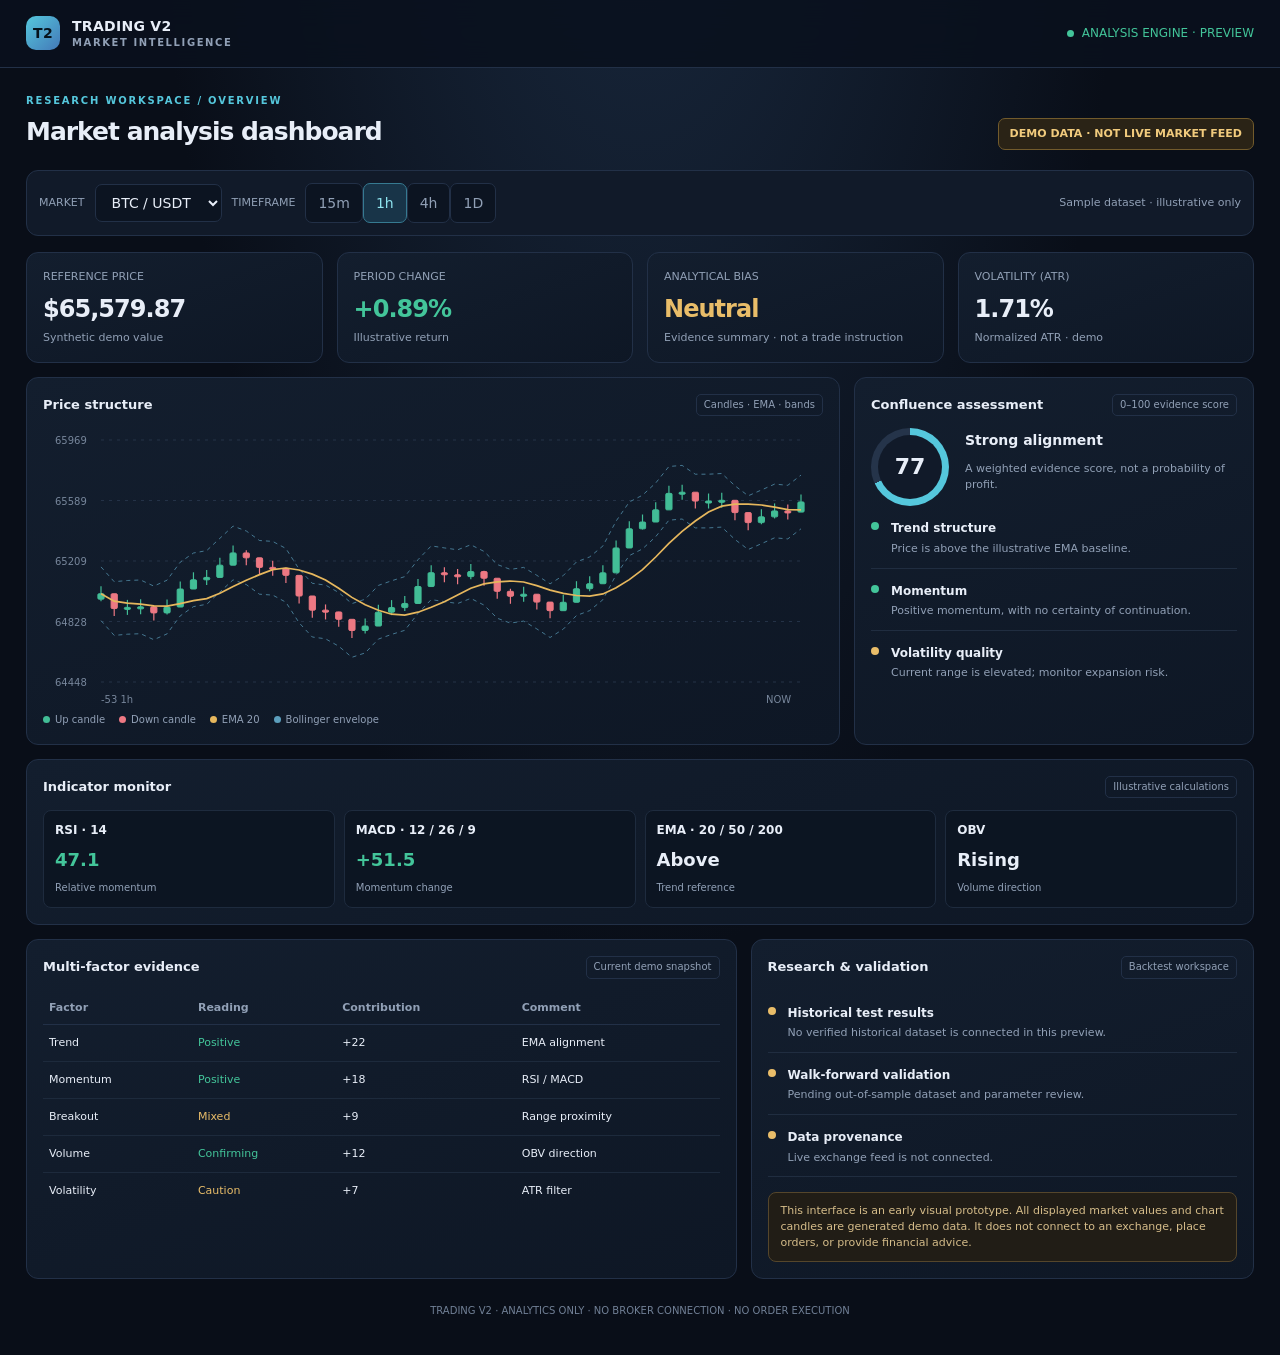
<file: archive/previous-gh-pages-index-2026-11-19.html>
<!doctype html>
<html lang="en">
<head>
<meta charset="utf-8"><meta name="viewport" content="width=device-width,initial-scale=1">
<title>Trading V2 — Market Intelligence</title>
<style>
:root{color-scheme:dark;--bg:#090e18;--panel:#111a29;--panel2:#0d1522;--line:#223047;--muted:#91a0b6;--text:#e8eef8;--cyan:#55c7dc;--green:#43c59a;--red:#f07883;--amber:#e9bd69}
*{box-sizing:border-box}body{margin:0;background:radial-gradient(ellipse at 50% -30%,#1b2c43 0,transparent 55%),var(--bg);color:var(--text);font:14px/1.45 Inter,ui-sans-serif,system-ui,-apple-system,Segoe UI,sans-serif}
header{height:68px;border-bottom:1px solid var(--line);display:flex;align-items:center;justify-content:space-between;padding:0 26px;background:#0a111ddd;position:sticky;top:0;z-index:5;backdrop-filter:blur(14px)}
.brand{display:flex;align-items:center;gap:12px;font-weight:750;letter-spacing:.02em}.logo{width:34px;height:34px;border-radius:10px;background:linear-gradient(135deg,#55c7dc,#4379b8);display:grid;place-items:center;color:#06121b;font-weight:900}.brand small{display:block;color:var(--muted);font-size:10px;font-weight:600;letter-spacing:.16em}
.status{color:var(--green);font-size:12px}.status:before{content:"";display:inline-block;width:7px;height:7px;border-radius:50%;background:var(--green);margin-right:8px}
main{max-width:1440px;margin:auto;padding:26px}.topline{display:flex;align-items:flex-end;justify-content:space-between;gap:18px;margin-bottom:20px}.eyebrow{color:var(--cyan);font-size:10px;letter-spacing:.18em;font-weight:750}.topline h1{font-size:25px;margin:5px 0 0;letter-spacing:-.04em}.demo{border:1px solid #725b2c;background:#2a2316;color:#f1cb7d;padding:7px 11px;border-radius:7px;font-size:11px;font-weight:700}
.toolbar{display:flex;align-items:center;gap:10px;flex-wrap:wrap;background:var(--panel);border:1px solid var(--line);border-radius:12px;padding:12px;margin-bottom:16px}
select,button{background:#0c1421;color:var(--text);border:1px solid var(--line);border-radius:7px;padding:9px 12px;font:inherit}button{cursor:pointer;color:var(--muted)}button.active{background:#183448;border-color:#367a91;color:#8ee4ef}button:hover{border-color:#4a7890}
.spacer{flex:1}.tiny{color:var(--muted);font-size:11px}
.grid{display:grid;grid-template-columns:repeat(12,minmax(0,1fr));gap:14px}.card{background:linear-gradient(160deg,#131e2e,#0e1725);border:1px solid var(--line);border-radius:12px;padding:16px;min-width:0}.span-3{grid-column:span 3}.span-4{grid-column:span 4}.span-5{grid-column:span 5}.span-7{grid-column:span 7}.span-8{grid-column:span 8}.span-12{grid-column:span 12}
.metric-label{font-size:11px;color:var(--muted)}.metric{font-size:24px;font-weight:720;letter-spacing:-.04em;margin:7px 0 3px}.positive{color:var(--green)}.negative{color:var(--red)}.neutral{color:var(--amber)}
.cardhead{display:flex;align-items:center;justify-content:space-between;margin-bottom:12px}.cardhead h2{font-size:13px;margin:0;font-weight:700}.tag{font-size:10px;color:var(--muted);border:1px solid var(--line);border-radius:5px;padding:3px 7px}
.chartwrap{height:280px;position:relative}.chartwrap svg{width:100%;height:100%;overflow:visible}.axis{fill:#77869b;font-size:10px}.gridline{stroke:#243247;stroke-width:1;stroke-dasharray:3 5}.candle-up{fill:#42bd96;stroke:#42bd96}.candle-down{fill:#ed7883;stroke:#ed7883}.ema{fill:none;stroke:#e6b75d;stroke-width:1.7}.boll{fill:none;stroke:#5c9fbd;stroke-width:1;stroke-dasharray:4 4;opacity:.7}
.legend{display:flex;gap:14px;flex-wrap:wrap;color:var(--muted);font-size:10px;margin-top:5px}.dot{display:inline-block;width:7px;height:7px;border-radius:50%;margin-right:5px}
.indicators{display:grid;grid-template-columns:repeat(4,minmax(0,1fr));gap:9px}.ind{background:#0c1522;border:1px solid #1e2b3e;border-radius:8px;padding:11px}.ind b{display:block;font-size:12px}.ind strong{display:block;font-size:18px;margin:7px 0 3px}.ind small{font-size:10px;color:var(--muted)}
.signal{display:flex;gap:12px;align-items:flex-start;padding:11px 0;border-bottom:1px solid #202d40}.signal:last-child{border:0}.signalmark{width:8px;height:8px;border-radius:50%;margin-top:5px;flex:none}.signal b{font-size:12px}.signal p{margin:3px 0 0;color:var(--muted);font-size:11px}
.score{display:flex;align-items:center;gap:16px}.ring{width:78px;height:78px;border-radius:50%;display:grid;place-items:center;background:conic-gradient(var(--cyan) 0 68%,#25344a 68% 100%);position:relative;flex:none}.ring:after{content:"";position:absolute;inset:7px;background:#111a29;border-radius:50%}.ring strong{z-index:1;font-size:22px}.table{width:100%;border-collapse:collapse;font-size:11px}.table th{text-align:left;color:var(--muted);font-weight:600;padding:9px 6px;border-bottom:1px solid var(--line)}.table td{padding:10px 6px;border-bottom:1px solid #1d2a3c}.table tr:last-child td{border:0}
.note{margin-top:15px;border:1px solid #55462b;background:#211d16;color:#d6bd8a;border-radius:8px;padding:10px 12px;font-size:11px}
footer{padding:25px 0 10px;text-align:center;color:#718096;font-size:10px}
@media(max-width:900px){.span-3,.span-4,.span-5,.span-7,.span-8{grid-column:span 6}.span-12{grid-column:span 12}.indicators{grid-template-columns:repeat(2,1fr)}}
@media(max-width:580px){header{padding:0 15px}main{padding:17px 13px}.topline{align-items:flex-start;flex-direction:column}.span-3,.span-4,.span-5,.span-7,.span-8,.span-12{grid-column:span 12}.chartwrap{height:230px}.status{font-size:0}.status:before{font-size:12px}}
</style></head>
<body>
<header><div class="brand"><div class="logo">T2</div><div>TRADING V2<small>MARKET INTELLIGENCE</small></div></div><div class="status">ANALYSIS ENGINE · PREVIEW</div></header>
<main>
<div class="topline"><div><div class="eyebrow">RESEARCH WORKSPACE / OVERVIEW</div><h1>Market analysis dashboard</h1></div><div class="demo">DEMO DATA · NOT LIVE MARKET FEED</div></div>
<div class="toolbar"><label class="tiny" for="symbol">MARKET</label><select id="symbol"><option>BTC / USDT</option><option>ETH / USDT</option><option>SOL / USDT</option></select><span class="tiny">TIMEFRAME</span><div id="frames"><button data-tf="15m">15m</button><button data-tf="1h" class="active">1h</button><button data-tf="4h">4h</button><button data-tf="1d">1D</button></div><div class="spacer"></div><span class="tiny">Sample dataset · illustrative only</span></div>
<div class="grid">
<section class="card span-3"><div class="metric-label">REFERENCE PRICE</div><div class="metric" id="price">$67,482.30</div><div class="tiny">Synthetic demo value</div></section>
<section class="card span-3"><div class="metric-label">PERIOD CHANGE</div><div class="metric positive" id="change">+2.41%</div><div class="tiny">Illustrative return</div></section>
<section class="card span-3"><div class="metric-label">ANALYTICAL BIAS</div><div class="metric positive" id="bias">Bullish</div><div class="tiny">Evidence summary · not a trade instruction</div></section>
<section class="card span-3"><div class="metric-label">VOLATILITY (ATR)</div><div class="metric" id="atr">1.82%</div><div class="tiny">Normalized ATR · demo</div></section>
<section class="card span-8"><div class="cardhead"><h2>Price structure</h2><span class="tag">Candles · EMA · bands</span></div><div class="chartwrap"><svg id="priceChart" viewBox="0 0 760 280" role="img" aria-label="Illustrative candlestick chart"></svg></div><div class="legend"><span><i class="dot" style="background:#42bd96"></i>Up candle</span><span><i class="dot" style="background:#ed7883"></i>Down candle</span><span><i class="dot" style="background:#e6b75d"></i>EMA 20</span><span><i class="dot" style="background:#5c9fbd"></i>Bollinger envelope</span></div></section>
<section class="card span-4"><div class="cardhead"><h2>Confluence assessment</h2><span class="tag">0–100 evidence score</span></div><div class="score"><div class="ring"><strong id="score">68</strong></div><div><b id="scoreLabel">Moderate alignment</b><p class="tiny">A weighted evidence score, not a probability of profit.</p></div></div><div class="signal"><i class="signalmark" style="background:var(--green)"></i><div><b>Trend structure</b><p>Price is above the illustrative EMA baseline.</p></div></div><div class="signal"><i class="signalmark" style="background:var(--green)"></i><div><b>Momentum</b><p>Positive momentum, with no certainty of continuation.</p></div></div><div class="signal"><i class="signalmark" style="background:var(--amber)"></i><div><b>Volatility quality</b><p>Current range is elevated; monitor expansion risk.</p></div></div></section>
<section class="card span-12"><div class="cardhead"><h2>Indicator monitor</h2><span class="tag">Illustrative calculations</span></div><div class="indicators"><div class="ind"><b>RSI · 14</b><strong class="positive" id="rsi">58.4</strong><small>Relative momentum</small></div><div class="ind"><b>MACD · 12 / 26 / 9</b><strong class="positive" id="macd">+142.6</strong><small>Momentum change</small></div><div class="ind"><b>EMA · 20 / 50 / 200</b><strong id="ema">Above</strong><small>Trend reference</small></div><div class="ind"><b>OBV</b><strong id="obv">Rising</strong><small>Volume direction</small></div></div></section>
<section class="card span-7"><div class="cardhead"><h2>Multi-factor evidence</h2><span class="tag">Current demo snapshot</span></div><table class="table"><thead><tr><th>Factor</th><th>Reading</th><th>Contribution</th><th>Comment</th></tr></thead><tbody id="factorRows"><tr><td>Trend</td><td class="positive">Positive</td><td>+22</td><td>EMA alignment</td></tr><tr><td>Momentum</td><td class="positive">Positive</td><td>+18</td><td>RSI / MACD</td></tr><tr><td>Breakout</td><td class="neutral">Mixed</td><td>+9</td><td>Range proximity</td></tr><tr><td>Volume</td><td class="positive">Confirming</td><td>+12</td><td>OBV direction</td></tr><tr><td>Volatility</td><td class="neutral">Caution</td><td>+7</td><td>ATR filter</td></tr></tbody></table></section>
<section class="card span-5"><div class="cardhead"><h2>Research & validation</h2><span class="tag">Backtest workspace</span></div><div class="signal"><i class="signalmark" style="background:var(--amber)"></i><div><b>Historical test results</b><p>No verified historical dataset is connected in this preview.</p></div></div><div class="signal"><i class="signalmark" style="background:var(--amber)"></i><div><b>Walk-forward validation</b><p>Pending out-of-sample dataset and parameter review.</p></div></div><div class="signal"><i class="signalmark" style="background:var(--amber)"></i><div><b>Data provenance</b><p>Live exchange feed is not connected.</p></div></div><div class="note">This interface is an early visual prototype. All displayed market values and chart candles are generated demo data. It does not connect to an exchange, place orders, or provide financial advice.</div></section>
</div><footer>TRADING V2 · ANALYTICS ONLY · NO BROKER CONNECTION · NO ORDER EXECUTION</footer>
</main>
<script>
const $=id=>document.getElementById(id);let tf='1h',sym='BTC / USDT';
function hash(s){let n=0;for(let i=0;i<s.length;i++)n=(n*31+s.charCodeAt(i))>>>0;return n}
function render(){const seed=hash(sym+tf),base=sym.startsWith('ETH')?3520:sym.startsWith('SOL')?168:67482;let vals=[],v=base*.965;for(let i=0;i<54;i++){let drift=Math.sin(i*.39+seed%7)*base*.0011+(i>29?base*.0005:-base*.00008);v+=drift+(Math.sin(i*1.7+seed%13))*base*.0008;vals.push(v)}const svg=$('priceChart'),W=760,H=280,L=48,R=12,T=12,B=26,lo=Math.min(...vals)*.995,hi=Math.max(...vals)*1.005,x=i=>L+i*(W-L-R)/(vals.length-1),y=p=>T+(hi-p)*(H-T-B)/(hi-lo);let out='';for(let j=0;j<5;j++){let yy=T+j*(H-T-B)/4;out+=`<line class="gridline" x1="${L}" x2="${W-R}" y1="${yy}" y2="${yy}"/><text class="axis" x="2" y="${yy+4}">${(hi-(hi-lo)*j/4).toFixed(0)}</text>`}let ema=vals.map((v,i)=>vals.slice(Math.max(0,i-7),i+1).reduce((a,b)=>a+b,0)/Math.min(i+1,8));let path=a=>a.map((v,i)=>(i?'L':'M')+x(i).toFixed(1)+','+y(v).toFixed(1)).join(' ');out+=`<path class="boll" d="${path(vals.map((v,i)=>v+base*.0025))}"/><path class="boll" d="${path(vals.map((v,i)=>v-base*.0025))}"/>`;for(let i=0;i<vals.length;i++){let open=i?vals[i-1]:vals[i]-base*.0005,close=vals[i],up=close>=open,xx=x(i),top=y(Math.max(open,close)),bot=y(Math.min(open,close));out+=`<line class="${up?'candle-up':'candle-down'}" x1="${xx}" x2="${xx}" y1="${y(close+base*.0007)}" y2="${y(close-base*.0007)}" stroke-width="1.2"/><rect class="${up?'candle-up':'candle-down'}" x="${xx-3.1}" y="${top}" width="6.2" height="${Math.max(2,bot-top)}" rx="1"/>`}out+=`<path class="ema" d="${path(ema)}"/><text class="axis" x="${L}" y="${H-5}">-53 ${tf}</text><text class="axis" x="${W-R-35}" y="${H-5}">NOW</text>`;svg.innerHTML=out;
let last=vals.at(-1),pct=(vals.at(-1)/vals[0]-1)*100,score=56+(seed%29);$('price').textContent='$'+last.toLocaleString('en-US',{minimumFractionDigits:2,maximumFractionDigits:2});$('change').textContent=(pct>=0?'+':'')+pct.toFixed(2)+'%';$('change').className='metric '+(pct>=0?'positive':'negative');$('bias').textContent=pct>1?'Bullish':pct< -1?'Bearish':'Neutral';$('bias').className='metric '+(pct>1?'positive':pct< -1?'negative':'neutral');$('atr').textContent=(1.1+(seed%140)/100).toFixed(2)+'%';$('score').textContent=score;$('scoreLabel').textContent=score>72?'Strong alignment':score>60?'Moderate alignment':'Weak alignment';$('rsi').textContent=(43+(seed%310)/10).toFixed(1);$('macd').textContent=(pct>=0?'+':'')+(pct*58).toFixed(1);$('ema').textContent=pct>0?'Above':'Below';$('obv').textContent=seed%3?'Rising':'Mixed'}
document.querySelectorAll('[data-tf]').forEach(b=>b.addEventListener('click',()=>{tf=b.dataset.tf;document.querySelectorAll('[data-tf]').forEach(x=>x.classList.toggle('active',x===b));render()}));$('symbol').addEventListener('change',e=>{sym=e.target.value;render()});render();
</script></body></html>
</file>
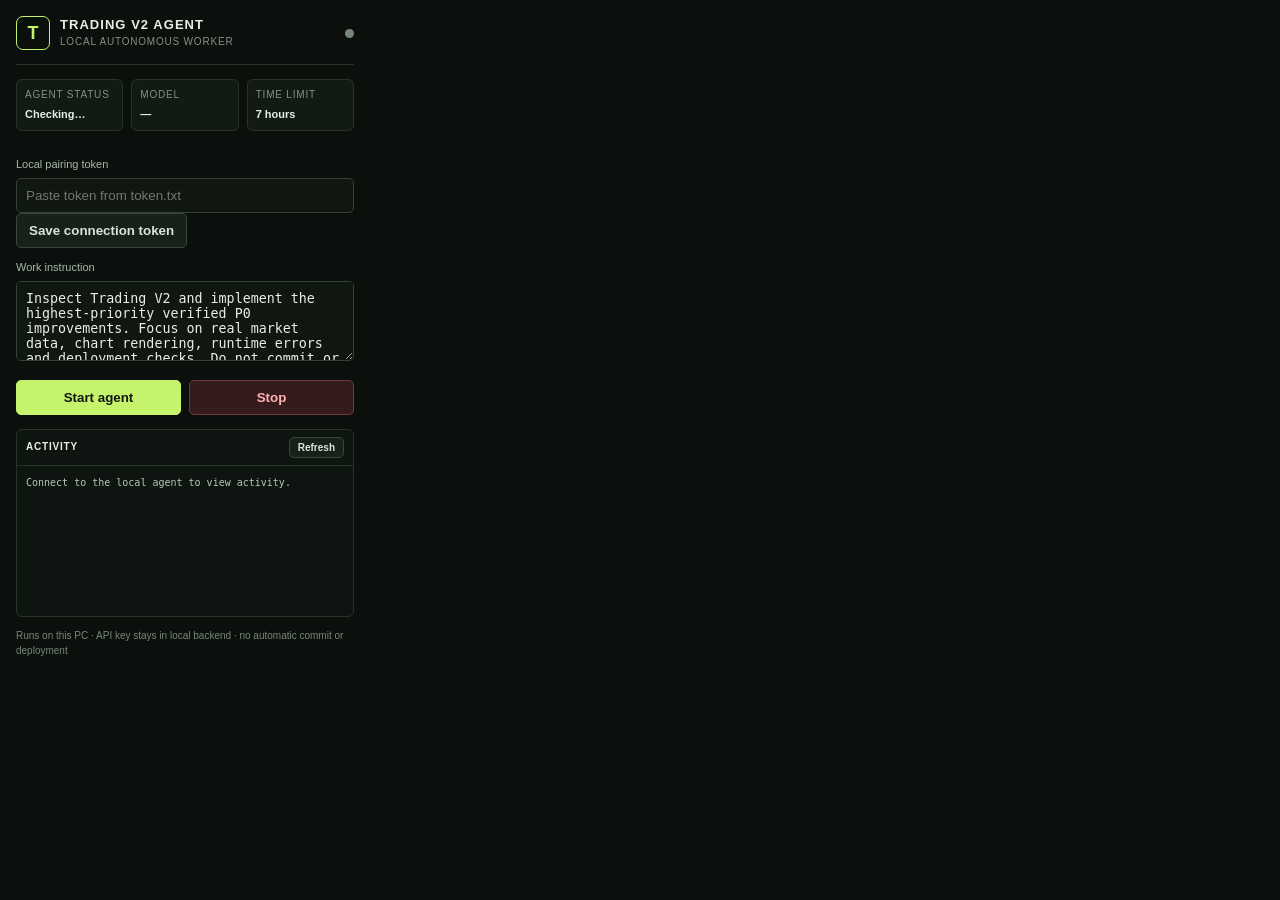
<file: edge-agent/extension/popup.html>
<!doctype html>
<html lang="en">
<head><meta charset="utf-8"><meta name="viewport" content="width=device-width,initial-scale=1"><title>Trading V2 Agent</title><link rel="stylesheet" href="popup.css"></head>
<body><main>
<header><div class="mark">T</div><div><strong>TRADING V2 AGENT</strong><small>LOCAL AUTONOMOUS WORKER</small></div><span id="dot" class="dot"></span></header>
<section class="status"><div><small>AGENT STATUS</small><b id="status">Checking…</b></div><div><small>MODEL</small><b id="model">—</b></div><div><small>TIME LIMIT</small><b id="limit">7 hours</b></div></section>
<label for="token">Local pairing token</label><input id="token" type="password" placeholder="Paste token from token.txt"><button id="save" class="secondary">Save connection token</button>
<label for="task">Work instruction</label><textarea id="task" rows="4">Inspect Trading V2 and implement the highest-priority verified P0 improvements. Focus on real market data, chart rendering, runtime errors and deployment checks. Do not commit or deploy.</textarea>
<div class="actions"><button id="start">Start agent</button><button id="stop" class="danger">Stop</button></div>
<section class="logbox"><div class="loghead"><b>ACTIVITY</b><button id="refresh" class="secondary tiny">Refresh</button></div><pre id="logs">Connect to the local agent to view activity.</pre></section>
<footer>Runs on this PC · API key stays in local backend · no automatic commit or deployment</footer><p id="message" role="status"></p>
</main><script src="popup.js"></script></body></html>
</file>
<file: edge-agent/extension/popup.css>
:root{color-scheme:dark;font:13px/1.45 "Segoe UI",sans-serif;background:#0b100d;color:#e7efe8}*{box-sizing:border-box}body{margin:0;width:370px}main{padding:16px}header{display:flex;align-items:center;gap:10px;padding-bottom:14px;border-bottom:1px solid #27342a}header strong{display:block;font-size:13px;letter-spacing:.08em}header small,small{display:block;color:#829187;font-size:10px;letter-spacing:.08em}.mark{width:34px;height:34px;display:grid;place-items:center;border:1px solid #c5f36b;color:#c5f36b;border-radius:7px;font-weight:900;font-size:18px}.dot{margin-left:auto;width:9px;height:9px;border-radius:50%;background:#78857c}.dot.ok{background:#8bd99a;box-shadow:0 0 8px #8bd99a88}.status{display:grid;grid-template-columns:1fr 1fr 1fr;gap:8px;padding:14px 0}.status>div{background:#121a14;border:1px solid #27342a;border-radius:6px;padding:8px}.status b{display:block;margin-top:4px;font-size:11px;overflow-wrap:anywhere}label{display:block;margin:12px 0 5px;color:#aab7ad;font-size:11px}input,textarea{width:100%;background:#101711;border:1px solid #344237;border-radius:5px;color:#e7efe8;padding:9px;font:12px/1.5 inherit}textarea{resize:vertical}button{border:1px solid #c5f36b;background:#c5f36b;color:#10170e;border-radius:5px;padding:9px 12px;font-weight:700;cursor:pointer}button:disabled{opacity:.5;cursor:default}.secondary{background:#172019;border-color:#39483c;color:#d9e4da}.tiny{padding:4px 8px;font-size:10px}.actions{display:grid;grid-template-columns:1fr 1fr;gap:8px;margin-top:13px}.danger{background:#351b1b;border-color:#713b3b;color:#ffb2b2}.logbox{margin-top:14px;border:1px solid #27342a;border-radius:6px;background:#0e1510}.loghead{display:flex;justify-content:space-between;align-items:center;padding:7px 9px;border-bottom:1px solid #27342a;font-size:10px;letter-spacing:.08em}.logbox pre{margin:0;padding:9px;height:150px;overflow:auto;white-space:pre-wrap;overflow-wrap:anywhere;color:#b8c7ba;font:10px/1.5 Consolas,monospace}footer{margin-top:12px;color:#78867b;font-size:10px}#message{min-height:16px;color:#c5f36b;font-size:11px}
</file>
